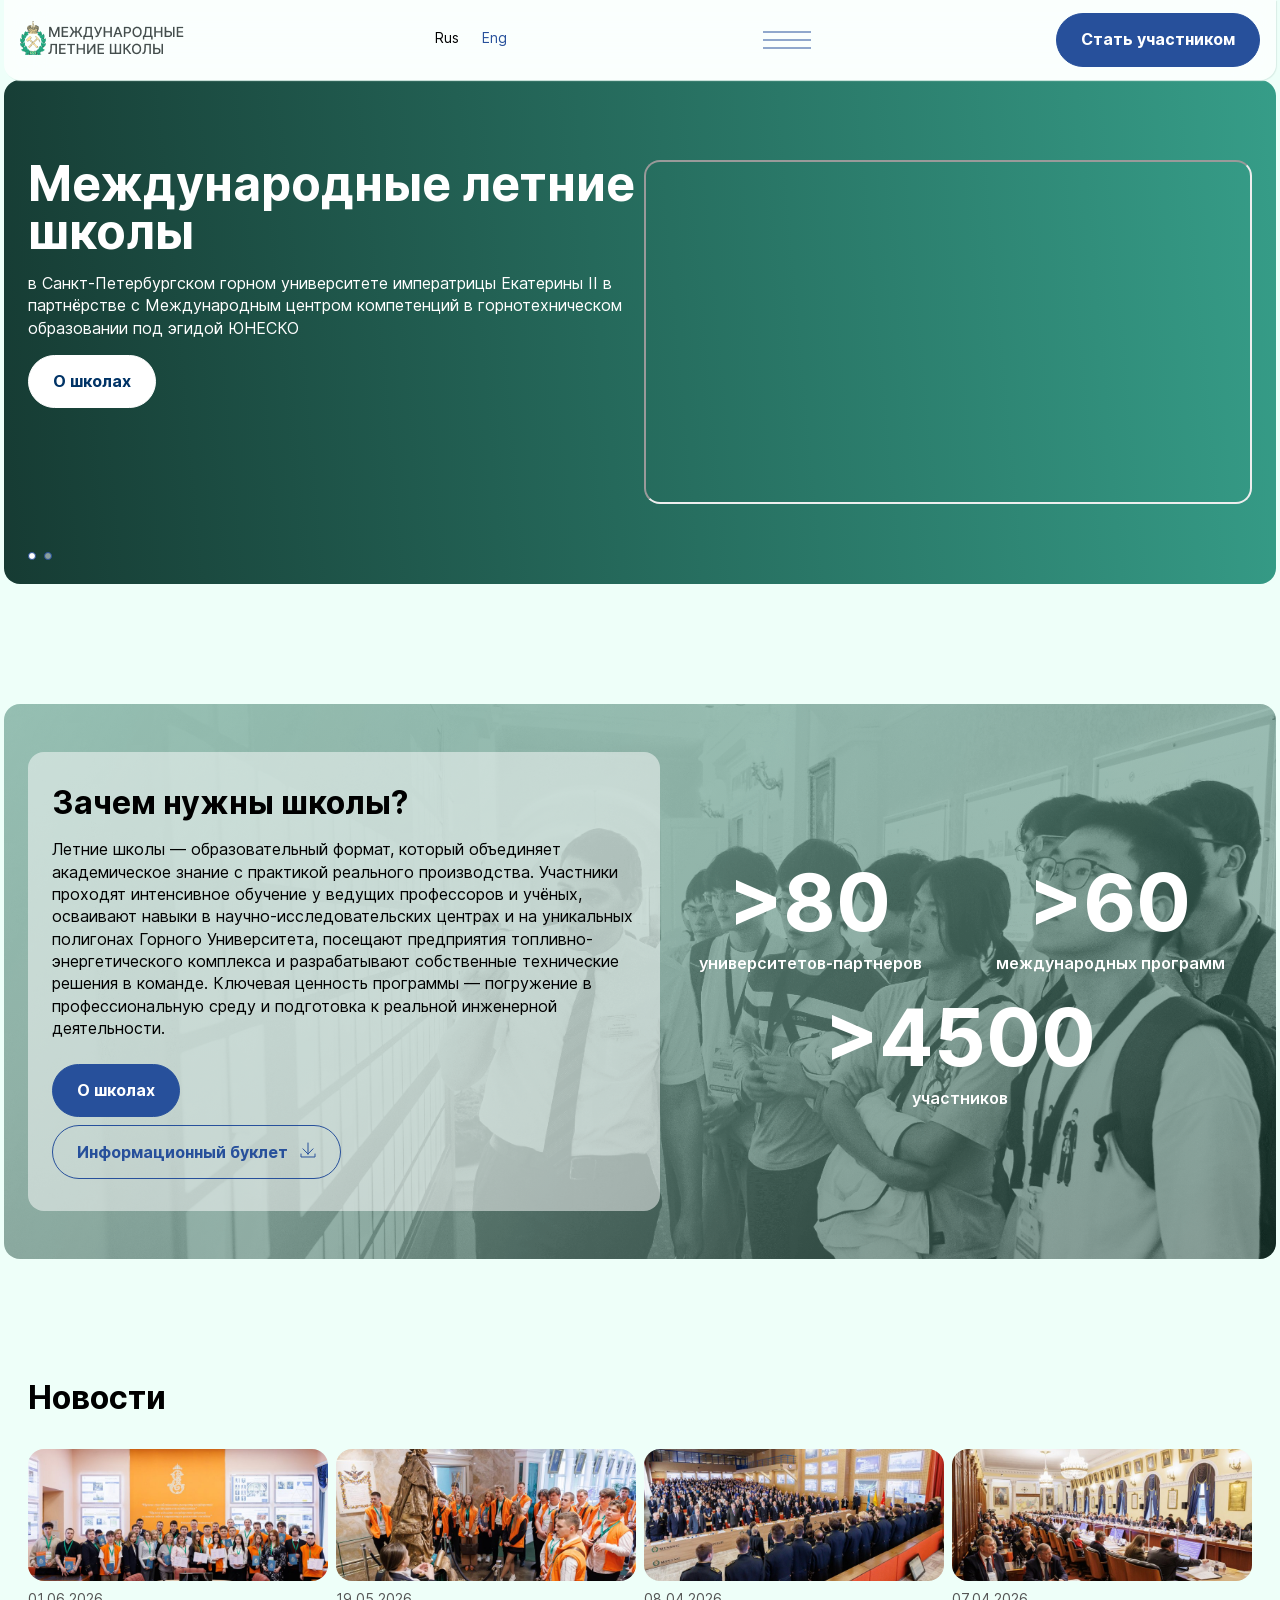
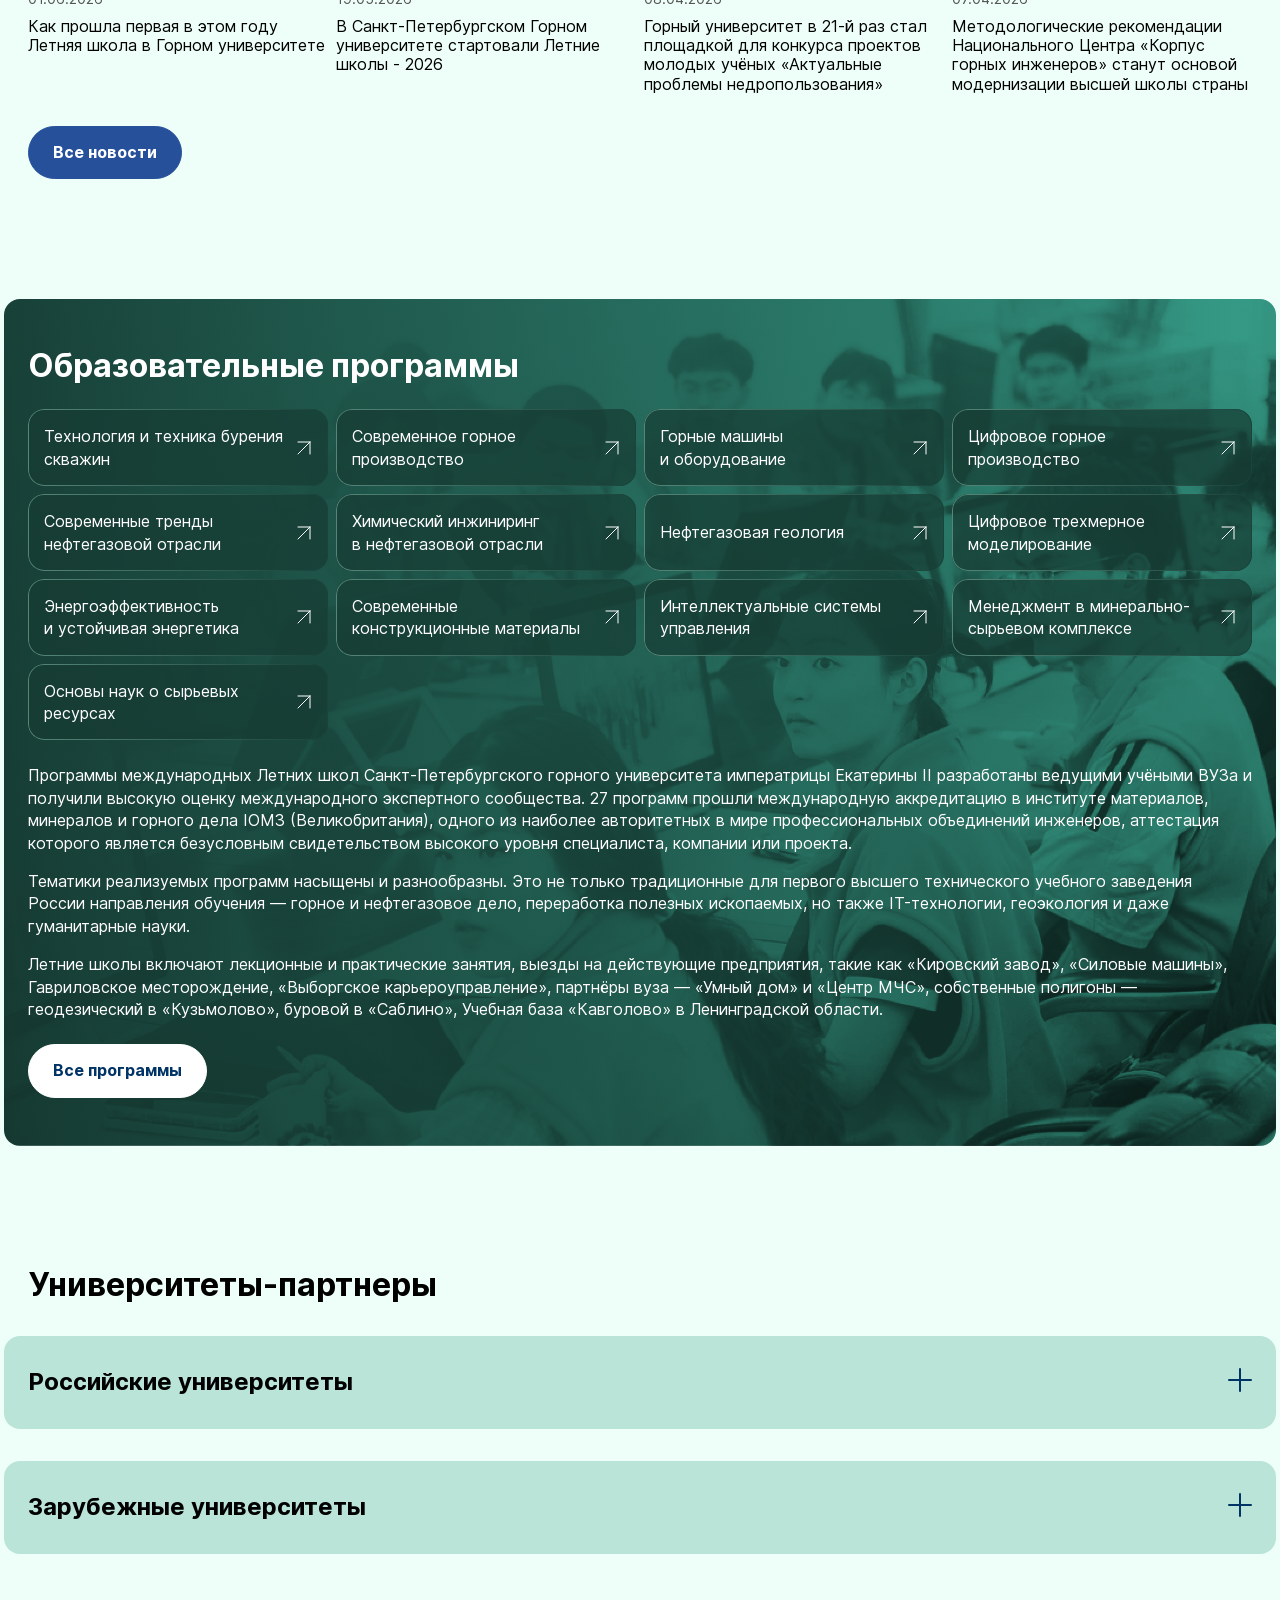
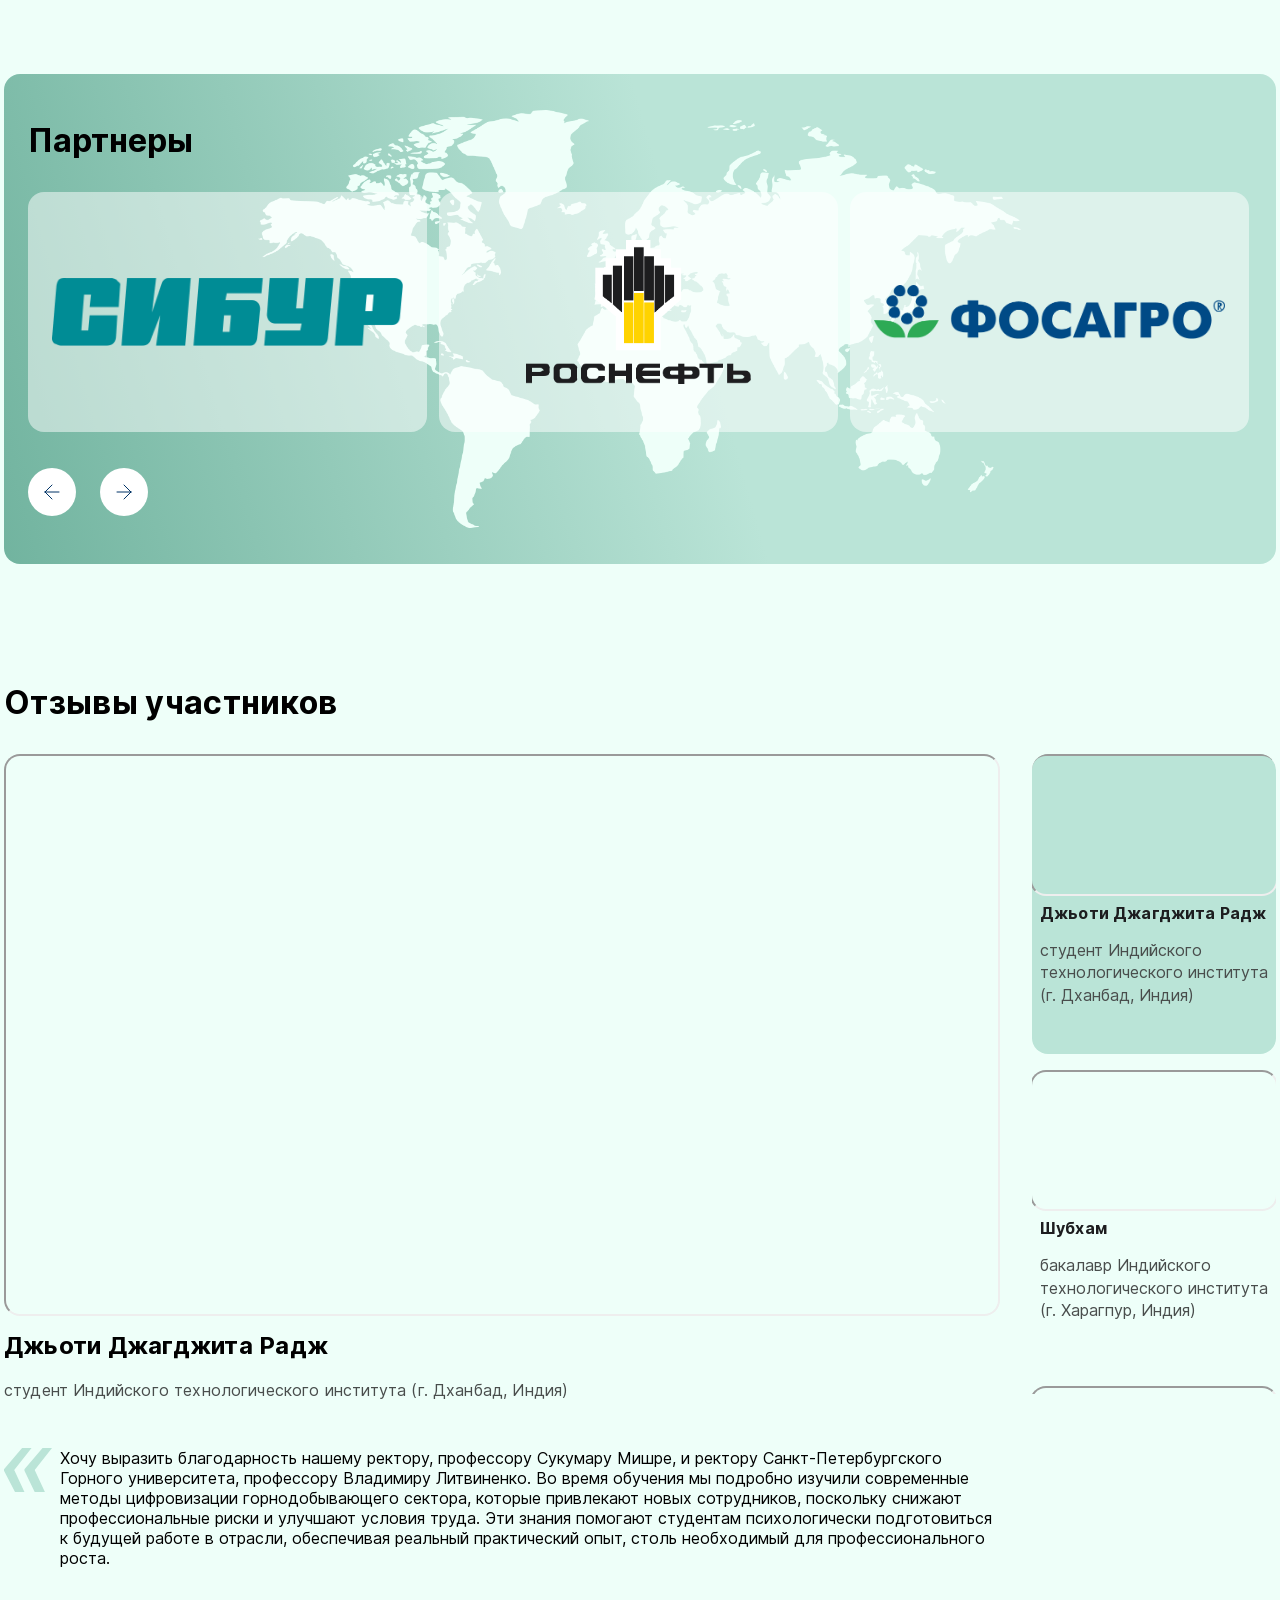
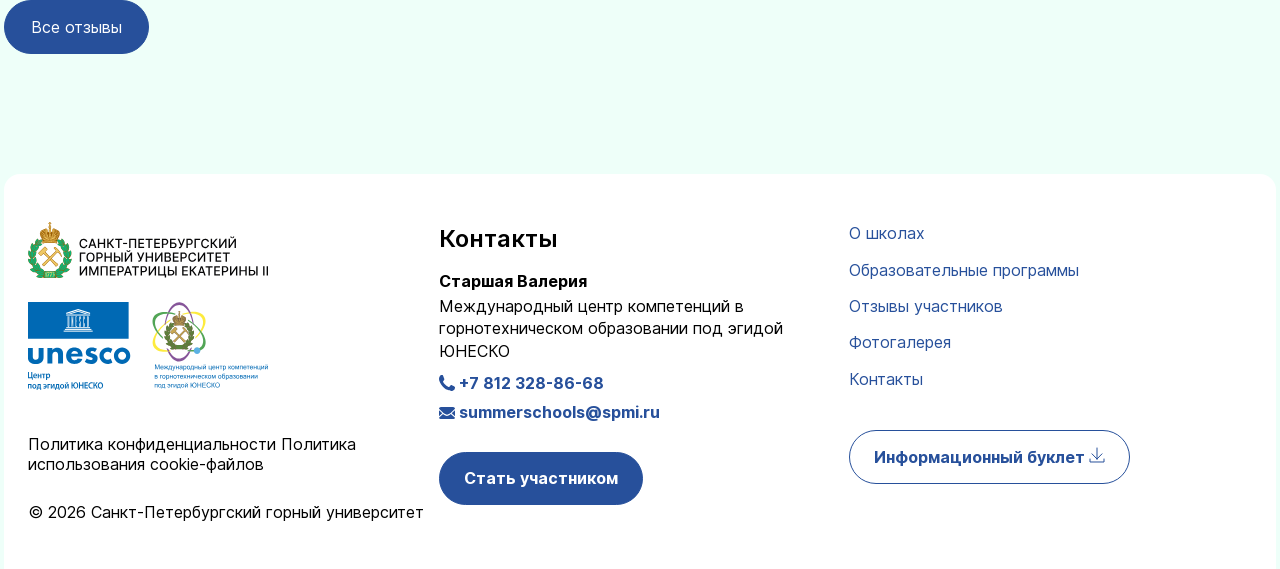
<file: sumschool/index.html>
<!DOCTYPE html>
<html lang="ru">
  <head>
    <meta charset="UTF-8">
    <meta name="Generator" content="Drupal 9 (https://www.drupal.org)">
    <meta name="MobileOptimized" content="width">
    <meta name="HandheldFriendly" content="true">
    <meta name="viewport" content="width=device-width, initial-scale=1.0">
    <link rel="icon" href="./assets/favicon.ico" type="image/vnd.microsoft.icon">
    <title>Добро пожаловать! | Международные летние школы</title>
    <link rel="stylesheet" media="all" href="./css/main.css" />
    <link rel="stylesheet" media="all" href="./css/keen-slider.min.css" />
  </head>

  <body>

    <a href="#main-content" class="visually-hidden focusable" style="display: none;">Перейти к основному содержанию</a>

    <div class="dialog-off-canvas-main-canvas" data-off-canvas-main-canvas>
      <div class="header-container">
        <div class="header-branding">
          <a href="#" rel="home" class="logo">
            <img src="./assets/logo_0.png" alt="Главная">
          </a>
        </div>

        <nav class="nav-links" aria-label="Основная навигация">
          <a href="#" data-drupal-link-system-path="node/44">О школах</a>
          <a href="#" data-drupal-link-system-path="programs">Программы</a>
          <a href="#" data-drupal-link-system-path="reviews">Отзывы</a>
          <a href="#" data-drupal-link-system-path="&lt;front&gt;" class="is-active">Университеты-партнеры</a>
          <a href="#" data-drupal-link-system-path="gallery">Фотогалерея</a>
          <a href="#" data-drupal-link-system-path="&lt;front&gt;" class="is-active">Контакты</a>
        </nav>

        <div class="languages">
          <ul>
            <li class="is-active">
              <a href="#" hreflang="ru" class="language-link is-active">Russian</a>
            </li>
            <li class="">
              <a href="#" hreflang="en" class="language-link">English</a>
            </li>
          </ul>
        </div>

        <button class="burger" type="button" aria-label="Открыть меню" aria-controls="mobile-menu" aria-expanded="false" data-icon-open="./assets/burger.svg" data-icon-close="./assets/close.svg">
          <img src="./assets/burger.svg" alt="">
        </button>

        <nav class="burger-menu" id="mobile-menu" aria-hidden="true" aria-label="Mobile navigation">
          <a href="#" data-drupal-link-system-path="node/44">О школах</a>
          <a href="#" data-drupal-link-system-path="programs">Программы</a>
          <a href="#" data-drupal-link-system-path="reviews">Отзывы</a>
          <a href="#" data-drupal-link-system-path="&lt;front&gt;" class="is-active">Университеты-партнеры</a>
          <a href="#" data-drupal-link-system-path="gallery">Фотогалерея</a>
          <a href="#" data-drupal-link-system-path="&lt;front&gt;" class="is-active">Контакты</a>
          <a class="header-button" href="#">Стать участником</a>
        </nav>

        <a class="header-button" href="#">Стать участником</a>
      </div>

      <div id="hero-root">
        <section class="hero-slider-wrapper">
          <div class="hero-stage">
            <div id="hero-slider" class="keen-slider">
              <div class="keen-slider__slide hero-slide">
                <div class="hero-container">
                  <div class="videopreview">
                    <div class="video">
                      <iframe src="https://rutube.ru/play/embed/https://rutube.ru/video/14b0b0c9b83d9a2d41739a105156f598/?skinColor=369D88&autoplay=false" webkitAllowFullScreen="" mozallowfullscreen="" allowFullScreen=""></iframe>
                    </div>
                  </div>
                  <div class="content">
                    <div class="content-main">
                      <div class="content-text">
                        <h1>Международные летние школы</h1>
                        <p>в Санкт-Петербургском горном университете императрицы Екатерины II в партнёрстве с Международным центром компетенций в горнотехническом образовании под эгидой ЮНЕСКО</p>
                      </div>
                      <div class="content-buttons">
                        <a href="#" class="hero-button-filled">О школах</a>
                      </div>
                    </div>
                  </div>
                </div>
              </div>
              <div class="keen-slider__slide hero-slide">
                <div class="hero-container">
                  <div class="videopreview">
                    <div class="video">
                      <img src="./assets/youthafrica.jpg" class="hero-image">
                    </div>
                  </div>
                  <div class="content">
                    <div class="content-main">
                      <div class="content-text">
                        <h1>Российско-Африканский <span style="color: #A8DFFF; font-style: italic;">форум-конкурс молодых учёных</span> под эгидой ЮНЕСКО</h1>
                      </div>
                      <div class="content-buttons">
                        <a href="https://youthafrica.spmi.ru/" class="hero-button-filled">Подробнее о форуме-конкурсе</a>
                      </div>
                    </div>
                  </div>
                </div>
              </div>
            </div>
            <div class="hero-pagination" aria-label="Hero slider pagination">
              <button class="hero-pagination-dot is-active" type="button" aria-label="Перейти к слайду 1"></button>
              <button class="hero-pagination-dot" type="button" aria-label="Перейти к слайду 2"></button>
            </div>
          </div>
        </section>
      </div>

      <div id="why-school-root">
        <section class="container-stats">
          <div class="stats-card">
            <div class="stats-text">
              <h1 class="stats-title">Зачем нужны школы?</h1>
              <p class="stats-description">Летние школы — образовательный формат, который объединяет академическое знание с практикой реального производства. Участники проходят интенсивное обучение у ведущих профессоров и учёных, осваивают навыки в научно-исследовательских центрах и на уникальных полигонах Горного Университета, посещают предприятия топливно-энергетического комплекса и разрабатывают собственные технические решения в команде. Ключевая ценность программы — погружение в профессиональную среду и подготовка к реальной инженерной деятельности.</p>
            </div>
            <div class="stats-buttons">
              <a href="#" class="stats-button-filled">О школах</a>
              <a href="#" class="stats-button-outline">Информационный буклет
                <img src="./assets/download.svg" alt="Download Icon">
              </a>
            </div>
          </div>
          <div class="stats">
            <div class="stats-item">
              <h2 class="stats-item-title">&gt;80</h2>
              <p class="stats-item-description">университетов-партнеров</p>
            </div>
            <div class="stats-item">
              <h2 class="stats-item-title">&gt;60</h2>
              <p class="stats-item-description">международных программ</p>
            </div>
            <div class="stats-item">
              <h2 class="stats-item-title">&gt;4500</h2>
              <p class="stats-item-description">участников</p>
            </div>
          </div>
        </section>
      </div>

      <div id="news-root">
        <div class="views-element-container">
          <section>
            <div class="container-news">
              <h1 class="news-title">Новости</h1>
              <div class="news">

                <a class="news-card-link" href="#" target="_blank" rel="noopener noreferrer">
                  <div class="news-card">
                    <img loading="lazy" src="./assets/news_1.jpg" alt="" />
                    <div class="news-text">
                      <p class="news-date">01.06.2026</p>
                      <p class="news-description">Как прошла первая в этом году Летняя школа в Горном университете</p>
                    </div>
                  </div>
                </a>

                <a class="news-card-link" href="#" target="_blank" rel="noopener noreferrer">
                  <div class="news-card">
                    <img loading="lazy" src="./assets/news_2.jpg" alt="" />
                    <div class="news-text">
                      <p class="news-date">19.05.2026</p>
                      <p class="news-description">В Санкт-Петербургском Горном университете стартовали Летние школы - 2026</p>
                    </div>
                  </div>
                </a>

                <a class="news-card-link" href="#" target="_blank" rel="noopener noreferrer">
                  <div class="news-card">
                    <img loading="lazy" src="./assets/news_3.jpg" alt="" />
                    <div class="news-text">
                      <p class="news-date">08.04.2026</p>
                      <p class="news-description">Горный университет в 21-й раз стал площадкой для конкурса проектов молодых учёных «Актуальные проблемы недропользования»</p>
                    </div>
                  </div>
                </a>

                <a class="news-card-link" href="#" target="_blank" rel="noopener noreferrer">
                  <div class="news-card">
                    <img loading="lazy" src="./assets/news_4.jpg" alt="" />
                    <div class="news-text">
                      <p class="news-date">07.04.2026</p>
                      <p class="news-description">Методологические рекомендации Национального Центра «Корпус горных инженеров» станут основой модернизации высшей школы страны</p>
                    </div>
                  </div>
                </a>

              </div>

              <div class="news-button">
                <a href="https://forpost-sz.ru/" target="_blank" rel="noopener noreferrer">Все новости</a>
              </div>
            </div>
          </section>
        </div>
      </div>

      <div id="parograms-root">
        <section>
          <div class="container-programs">
            <h1 class="programs-title">Образовательные программы</h1>
            <div class="programs">
              <p>
                <a class="program-card" href="#">
                  <span class="program-name">Технология и техника бурения скважин</span>
                </a>
                  <a class="program-card" href="#">
                  <span class="program-name">Современное горное производство</span>
                </a>
                  <a class="program-card" href="#">
                  <span class="program-name">Горные машины и&nbsp;оборудование</span>
                </a>
                  <a class="program-card" href="#">
                  <span class="program-name">Цифровое горное производство</span>
                </a>
                  <a class="program-card" href="#">
                  <span class="program-name">Современные тренды нефтегазовой отрасли</span>
                </a>
                  <a class="program-card" href="#">
                  <span class="program-name">Химический инжиниринг в&nbsp;нефтегазовой отрасли</span>
                </a>
                  <a class="program-card" href="#">
                  <span class="program-name">Нефтегазовая геология</span>
                </a>
                  <a class="program-card" href="#">
                  <span class="program-name">Цифровое трехмерное моделирование</span>
                </a>
                  <a class="program-card" href="#">
                  <span class="program-name">Энергоэффективность и&nbsp;устойчивая энергетика</span>
                </a>
                  <a class="program-card" href="#">
                  <span class="program-name">Современные конструкционные материалы</span>
                </a>
                  <a class="program-card" href="#">
                  <span class="program-name">Интеллектуальные системы управления</span>
                </a>
                  <a class="program-card" href="#">
                  <span class="program-name">Менеджмент в&nbsp;минерально-сырьевом комплексе</span>
                </a>
                  <a class="program-card" href="#">
                  <span class="program-name">Основы наук о&nbsp;сырьевых ресурсах</span>
                </a>
              </p>
            </div>
            <div class="programs-description">
              <p>Программы международных Летних школ Санкт-Петербургского горного университета императрицы Екатерины II разработаны ведущими учёными ВУЗа и получили высокую оценку международного экспертного сообщества. 27 программ прошли международную аккредитацию в институте материалов, минералов и горного дела IOM3 (Великобритания), одного из наиболее авторитетных в мире профессиональных объединений инженеров, аттестация которого является безусловным свидетельством высокого уровня специалиста, компании или проекта.</p><p>Тематики реализуемых программ насыщены и разнообразны. Это не только традиционные для первого высшего технического учебного заведения России направления обучения — горное и нефтегазовое дело, переработка полезных ископаемых, но также IT-технологии, геоэкология и даже гуманитарные науки.</p><p>Летние школы включают лекционные и практические занятия, выезды на действующие предприятия, такие как «Кировский завод», «Силовые машины», Гавриловское месторождение, «Выборгское карьероуправление», партнёры вуза — «Умный дом» и «Центр МЧС», собственные полигоны — геодезический в «Кузьмолово», буровой в «Саблино», Учебная база «Кавголово» в Ленинградской области.</p>
            </div>
            <a href="#" class="programs-button">Все программы</a>
          </div>
        </section>
      </div>

      <div id="university-root">
        <section>
          <div class="container-university">
            <h1 class="university-title">Университеты-партнеры</h1>

            <div class="university-container">
              <div class="university-header" onclick="toggleUniversitySection(this)" aria-expanded="false">
                <div class="university-section-title">
                  <div>Российские университеты</div>
                </div>
                <img src="./assets/plus.svg" alt="" class="university-plus" width="24" height="24">
              </div>
              <div class="university-accordion">
                <div class="university-cards">
                  <div class="university-card">
                    <img src="./assets/dfb79aef3feaedbf7d75500cb4d6b91626641dc9.png" alt="Университет 1" class="university-logo">
                    <div class="university-info">
                      <a href="#" target="_blank" class="university-name">Высшая школа нефти – Альметьевский государственный нефтяной институт</a>
                    </div>
                  </div>
                  <div class="university-card">
                    <img src="./assets/7f939f31033cbc1a349492bcbaf79a0f779c8765.png" alt="Университет 2" class="university-logo">
                    <div class="university-info">
                      <a href="#" target="_blank" class="university-name">Астраханский государственный архитектурно-строительный университет</a>
                    </div>
                  </div>
                  <div class="university-card">
                    <img src="./assets/9dc8c39b459d6c61877920444297879a9bb16a8d.png" alt="Университет 3" class="university-logo">
                    <div class="university-info">
                      <a href="#" target="_blank" class="university-name">Башкирский государственный университет</a>
                    </div>
                  </div>
                  <div class="university-card">
                    <img src="./assets/535533dc27313c8bc478fb5f9489e7c815550fb5.png" alt="Университет 4" class="university-logo">
                    <div class="university-info">
                      <a href="#" target="_blank" class="university-name">Белгородский государственный технологический университет им. В.Г.Шухова</a>
                    </div>
                  </div>
                  <div class="university-card">
                    <img src="./assets/79e98aa07e546ca83e1e5d2c37d01c83bda4f0a8.png" alt="Университет 4" class="university-logo">
                    <div class="university-info">
                      <a href="#" target="_blank" class="university-name">Воронежский государственный университет</a>
                    </div>
                  </div>
                  <div class="university-card">
                    <img src="./assets/084e1e2b928a43805853270561a30dd890b91127.png" alt="Университет 5" class="university-logo">
                    <div class="university-info">
                      <a href="#" target="_blank" class="university-name">Грозненский государственный нефтяной технический университет им. академика М.Д…</a>
                    </div>
                  </div>
                  <div class="university-card">
                    <img src="./assets/f4bb781d52dab89233f8723da3286b78929bbe6d.png" alt="ДГТУ" class="university-logo">
                    <div class="university-info">
                      <a href="#" target="_blank" class="university-name">Дагестанский государственный технический университет</a>
                    </div>
                  </div>
                  <div class="university-card">
                    <img src="./assets/9802236fecdc7e26a8590e0bbafa5bab1ab7db8f.png" alt="ДонГТУ" class="university-logo">
                    <div class="university-info">
                      <a href="#" target="_blank" class="university-name">Донской государственный технический университет</a>
                    </div>
                  </div>
                  <div class="university-card">
                    <img src="./assets/45eb87a58c30d8adfff82a5d6e3c5ff6e81df039.png" alt="ИГХТУ" class="university-logo">
                    <div class="university-info">
                      <a href="#" target="_blank" class="university-name">Ивановский государственный химико-технологический университет</a>
                    </div>
                  </div>
                  <div class="university-card">
                    <img src="./assets/63698b6c36ba36a5f2f2334ae1c053835072fc4a.png" alt="КФУ" class="university-logo">
                    <div class="university-info">
                      <a href="#" target="_blank" class="university-name">Казанский (Приволжский) федеральный университет</a>
                    </div>
                  </div>
                  <div class="university-card">
                    <img src="./assets/14ddc1ee6a7ae5ec435d5f72e1ea0d46dab44ad7.png" alt="КГЭУ" class="university-logo">
                    <div class="university-info">
                      <a href="#" target="_blank" class="university-name">Казанский государственный энергетический университет</a>
                    </div>
                  </div>
                  <div class="university-card">
                    <img src="./assets/image%20752.png" alt="КНИТУ" class="university-logo">
                    <div class="university-info">
                      <a href="#" target="_blank" class="university-name">Казанский национальный исследовательский технологический университет</a>
                    </div>
                  </div>
                  <div class="university-card">
                    <img src="./assets/ed29f83836c6fd8a628199035da439e18ceb241f.png" alt="КГТУ" class="university-logo">
                    <div class="university-info">
                      <a href="#" target="_blank" class="university-name">Кузбасский государственный технический университет им. Т.Ф.Горбачева</a>
                    </div>
                  </div>
                  <div class="university-card">
                    <img src="./assets/a33a60735cfbbb8ea0c11487b3916a5b087edb6d.png" alt="МГРИ" class="university-logo">
                    <div class="university-info">
                      <a href="#" target="_blank" class="university-name">МГРИ РГГРУ им. Серго Орджоникидзе</a>
                    </div>
                  </div>
                  <div class="university-card">
                    <img src="./assets/dd89bd542a6215f899f27c0c531d7aeebcd11c17.png" alt="МИСИС" class="university-logo">
                    <div class="university-info">
                      <a href="#" target="_blank" class="university-name">Национальный исследовательский технологический университет «МИСиС»</a>
                    </div>
                  </div>
                  <div class="university-card">
                    <img src="./assets/e7df43bcc4b377f63ee0a0debbbe80b7c877527e.png" alt="ТПУ" class="university-logo">
                    <div class="university-info">
                      <a href="#" target="_blank" class="university-name">Национальный исследовательский Томский политехнический университет</a>
                    </div>
                  </div>
                  <div class="university-card">
                    <img src="./assets/image%20755.png" alt="РГУ" class="university-logo">
                    <div class="university-info">
                      <a href="#" target="_blank" class="university-name">РГУ нефти и газа (НИУ) им. И.М. Губкина</a>
                    </div>
                  </div>
                  <div class="university-card">
                    <img src="./assets/image%20756.png" alt="СГТУ" class="university-logo">
                    <div class="university-info">
                      <a href="#" target="_blank" class="university-name">Самарский государственный технический университет</a>
                    </div>
                  </div>
                  <div class="university-card">
                    <img src="./assets/581555780c52f359bf36ad773a33100c0d6ef693.png" alt="ССТУ" class="university-logo">
                    <div class="university-info">
                      <a href="#" target="_blank" class="university-name">Саратовский государственный технический университет&nbsp;им. Гагарина&nbsp;Ю.А.</a>
                    </div>
                  </div>
                  <div class="university-card">
                    <img src="./assets/10ce2c9a6da729dcf45ec1e971912627382659e4.png" alt="НАРФУ" class="university-logo">
                    <div class="university-info">
                      <a href="#" target="_blank" class="university-name">Северный (Арктический) федеральный университет им. М.В.Ломоносова</a>
                    </div>
                  </div>
                  <div class="university-card">
                    <img src="./assets/ae40c6cbe29dbfd49d0509558aa1d31c031652c4.png" alt="СУРГУ" class="university-logo">
                    <div class="university-info">
                      <a href="#" target="_blank" class="university-name">Сургутский государственный университет</a>
                    </div>
                  </div>
                  <div class="university-card">
                    <img src="./assets/00ed75b264202827fd614c10f8f13b00d639b69f.png" alt="ТГУ" class="university-logo">
                    <div class="university-info">
                      <a href="#" target="_blank" class="university-name">Тюменский государственный университет</a>
                    </div>
                  </div>
                  <div class="university-card">
                    <img src="./assets/0c449bb7174c21186ce1eaa68c396090f20bb4bd.png" alt="ТИУ" class="university-logo">
                    <div class="university-info">
                      <a href="#" target="_blank" class="university-name">Тюменский индустриальный университет</a>
                    </div>
                  </div>
                  <div class="university-card">
                    <img src="./assets/8a9c72f3a93303f75a98f20e7c4ec188890c6e98.png" alt="УГГУ" class="university-logo">
                    <div class="university-info">
                      <a href="#" target="_blank" class="university-name">Уральский государственный горный университет</a>
                    </div>
                  </div>
                  <div class="university-card">
                    <img src="./assets/4a6edbed36f8a1ff41d1f347a1475bc7fb995b81.png" alt="УГАТУ" class="university-logo">
                    <div class="university-info">
                      <a href="#" target="_blank" class="university-name">Уфимский государственный авиационный технический университет</a>
                    </div>
                  </div>
                  <div class="university-card">
                    <img src="./assets/5a8a577cd2150481c73211c1f601e9bd76d03cb9.png" alt="УГНТУ" class="university-logo">
                    <div class="university-info">
                      <a href="#" target="_blank" class="university-name">Уфимский государственный нефтяной технический университет</a>
                    </div>
                  </div>
                  <div class="university-card">
                    <img src="./assets/d54c3867d0c324e0972d49f85047c9357dddf0eb.png" alt="УГТУ" class="university-logo">
                    <div class="university-info">
                      <a href="#" target="_blank" class="university-name">Ухтинский государственный технический университет</a>
                    </div>
                  </div>
                  <div class="university-card">
                    <img src="./assets/39a607f20f4505a8ab70195472f228e47b33e3cd.png" alt="ЮГУ" class="university-logo">
                    <div class="university-info">
                      <a href="#" target="_blank" class="university-name">Югорский государственный университет</a>
                    </div>
                  </div>
                  <div class="university-card">
                    <img src="./assets/ade851c1a5bd0f6f4d9ee7626cacf62e805b51d2.png" alt="ЮЗГУ" class="university-logo">
                    <div class="university-info">
                      <a href="#" target="_blank" class="university-name">Юго-Западный государственный университет</a>
                    </div>
                  </div>
                  <button type="button" class="university-toggle-button" onclick="buttonRollUp(this)">
                    Свернуть описание
                    <img src="./assets/minus.svg" alt="" class="minus-icon" width="24" height="24">
                  </button>
                </div>
              </div>
            </div>

            <div class="university-container">
              <div class="university-header" onclick="toggleUniversitySection(this)" aria-expanded="false">
                <div class="university-section-title">
                  <div>Зарубежные университеты</div>
                </div>
                <img src="./assets/plus.svg" alt="" class="university-plus" width="24" height="24">
              </div>
              <div class="university-accordion">
                <div class="university-cards">
                  <div class="university-card">
                    <img src="./assets/bntu.png" alt="БНТУ" class="university-logo">
                    <div class="university-info">
                      <a href="#" target="_blank" class="university-name">Белорусский национальный технический университет</a>
                      <p class="university-country">(Белоруссия)</p>
                    </div>
                  </div>
                  <div class="university-card">
                    <img src="./assets/bolonskiy.png" alt="БУ" class="university-logo">
                    <div class="university-info">
                      <a href="#" target="_blank" class="university-name">Болонский университет</a>
                      <p class="university-country">(Италия)</p>
                    </div>
                  </div>
                  <div class="university-card">
                    <img src="./assets/ggtu.png" alt="ГГТУ" class="university-logo">
                    <div class="university-info">
                      <a href="#" target="_blank" class="university-name">Гомельский государственный технический университет&nbsp;им.&nbsp;П.О.&nbsp;Сухого</a>
                      <p class="university-country">(Белоруссия)</p>
                    </div>
                  </div>
                  <div class="university-card">
                    <img src="./assets/597d4204c0c50c6f3f2b1a7376a215282164ebd8.png" alt="ШИ" class="university-logo">
                    <div class="university-info">
                      <a href="#" target="_blank" class="university-name">Ширазский университет</a>
                      <p class="university-country">(Иран)</p>
                    </div>
                  </div>
                  <div class="university-card">
                    <img src="./assets/zagrebskiy.png" alt="Загребский" class="university-logo">
                    <div class="university-info">
                      <a href="#" target="_blank" class="university-name">Загребский университет</a>
                      <p class="university-country">(Хорватия)</p>
                    </div>
                  </div>
                  <div class="university-card">
                    <img src="./assets/stu.png" alt="СТУ" class="university-logo">
                    <div class="university-info">
                      <a href="#" target="_blank" class="university-name">Карагандинский технический университет</a>
                      <p class="university-country">(Казахстан)</p>
                    </div>
                  </div>
                  <div class="university-card">
                    <img src="./assets/agh.png" alt="АГХ" class="university-logo">
                    <div class="university-info">
                      <a href="#" target="_blank" class="university-name">Краковская горно-металлургическая академия</a>
                      <p class="university-country">(Польша)</p>
                    </div>
                  </div>
                  <div class="university-card">
                    <img src="./assets/livanskiy.png" alt="ЛИУ" class="university-logo">
                    <div class="university-info">
                      <a href="#" target="_blank" class="university-name">Ливанский международный университет</a>
                      <p class="university-country">(Ливан)</p>
                    </div>
                  </div>
                  <div class="university-card">
                    <img src="./assets/armenia.png" alt="НПУА" class="university-logo">
                    <div class="university-info">
                      <a href="#" target="_blank" class="university-name">Национальный политехнический университет Армении</a>
                      <p class="university-country">(Армения)</p>
                    </div>
                  </div>
                  <div class="university-card">
                    <img src="./assets/polotskiy.png" alt="ПГУ" class="university-logo">
                    <div class="university-info">
                      <a href="#" target="_blank" class="university-name">Полоцкий государственный университет</a>
                      <p class="university-country">(Белоруссия)</p>
                    </div>
                  </div>
                  <div class="university-card">
                    <img src="./assets/tut.png" alt="ТУТ" class="university-logo">
                    <div class="university-info">
                      <a href="#" target="_blank" class="university-name">Тайюаньский технологический университет</a>
                      <p class="university-country">(Китай)</p>
                    </div>
                  </div>
                  <div class="university-card">
                    <img src="./assets/lut.png" alt="ТУЛ" class="university-logo">
                    <div class="university-info">
                      <a href="#" target="_blank" class="university-name">Технологический университет Ланьчжоу</a>
                      <p class="university-country">(Китай)</p>
                    </div>
                  </div>
                  <div class="university-card">
                    <img src="./assets/image%20679.png" alt="Фрейбергскаягорная академия" class="university-logo">
                    <div class="university-info">
                      <a href="#" target="_blank" class="university-name">ТУ&nbsp;«Фрайбергская горная академия» </a>
                      <p class="university-country">(Германия)</p>
                    </div>
                  </div>
                  <div class="university-card">
                    <img src="./assets/af3bd2f182bff8e59c5f56dd0dbc4b7c4d70079a.png" alt="ХУГДиГ" class="university-logo">
                    <div class="university-info">
                      <a href="#" target="_blank" class="university-name">Ханойский университет горного дела и геологии</a>
                      <p class="university-country">(Вьетнам)</p>
                    </div>
                  </div>
                  <div class="university-card">
                    <img src="./assets/e3fe9c4c73b0265084f604072b20d6533c735863.png" alt="КУГДиТ" class="university-logo">
                    <div class="university-info">
                      <a href="#" target="_blank" class="university-name">Китайский университет горного дела и&nbsp;технологий</a>
                      <p class="university-country">(Китай)</p>
                    </div>
                  </div>
                  <div class="university-card">
                    <img src="./assets/833ab341d3cda0c01e2974057c04fb5332e5b702.png" alt="КНУ" class="university-logo">
                    <div class="university-info">
                      <a href="#" target="_blank" class="university-name">Китайский нефтяной университет</a>
                      <p class="university-country">(Китай)</p>
                    </div>
                  </div>
                  <div class="university-card">
                    <img src="./assets/1b2a66fc2232aa92d4dcf8bcfdb388dac132ce7b.png" alt="АНиТ" class="university-logo">
                    <div class="university-info">
                      <a href="#" target="_blank" class="university-name">Аньхойский университет науки и&nbsp;технологий</a>
                      <p class="university-country">(Китай)</p>
                    </div>
                  </div>
                  <div class="university-card">
                    <img src="./assets/f371bbe847a0baa5f0d9302f9c4b0bd1cd8fc5d9.png" alt="ИТИ" class="university-logo">
                    <div class="university-info">
                      <a href="#" target="_blank" class="university-name">Индийский технологический институт</a>
                      <p class="university-country">(Индия)</p>
                    </div>
                  </div>
                  <div class="university-card">
                    <img src="./assets/d6fb357be410b0a44f9d543b46940aa381af75c8.png" alt="ВУСА" class="university-logo">
                    <div class="university-info">
                      <a href="#" target="_blank" class="university-name">Высший университет Сан-Андреса </a>
                      <p class="university-country">(Боливия)</p>
                    </div>
                  </div>
                  <div class="university-card">
                    <img src="./assets/b6d206831a0ab2d0bef198023e115879050c3b84.png" alt="УШМЖ" class="university-logo">
                    <div class="university-info">
                      <a href="#" target="_blank" class="university-name">Университет штата Минас-Жерайс</a>
                      <p class="university-country">(Бразилия)</p>
                    </div>
                  </div>
                  <div class="university-card">
                    <img src="./assets/fd16c0f9c2150ab815c4bd6331b2aae7509b4829.png" alt="УШБ" class="university-logo">
                    <div class="university-info">
                      <a href="#" target="_blank" class="university-name">Университет Шахида Бехешти</a>
                      <p class="university-country">(Иран)</p>
                    </div>
                  </div>
                  <button type="button" class="university-toggle-button" onclick="buttonRollUp(this)">
                    Свернуть описание
                    <img src="./assets/minus.svg" alt="" class="minus-icon" width="24" height="24">
                  </button>
                </div>
              </div>
            </div>
          </div>
        </section>
      </div>

      <div id="partners-root">
        <section>
          <div class="container-partners">
            <h1 class="partners-title">Партнеры</h1>
            <div class="partners-stage">
              <div id="partners-slider" class="partners-slider keen-slider">

                <div class="partners-slide keen-slider__slide">
                  <div class="partner-item">
                    <a href="#" target="_blank" rel="noopener noreferrer" class="partner-logo">
                      <img src="./assets/Sibur_Holding_Logo%202%20%281%29.png" alt="Partner Logo" class="partner-logo">
                    </a>
                  </div>
                </div>
                <div class="partners-slide keen-slider__slide">
                  <div class="partner-item">
                    <a href="" target="_blank" rel="noopener noreferrer" class="partner-logo">
                      <img src="./assets/rosneft.png" alt="Partner Logo" class="partner-logo">
                    </a>
                  </div>
                </div>
                <div class="partners-slide keen-slider__slide">
                  <div class="partner-item">
                    <a href="" target="_blank" rel="noopener noreferrer" class="partner-logo">
                      <img src="./assets/Group%20661.png" alt="Partner Logo" class="partner-logo">
                    </a>
                  </div>
                </div>
                <div class="partners-slide keen-slider__slide">
                  <div class="partner-item">
                    <a href="" target="_blank" rel="noopener noreferrer" class="partner-logo">
                      <img src="./assets/image%20661.png" alt="Partner Logo" class="partner-logo">
                    </a>
                  </div>
                </div>
                <div class="partners-slide keen-slider__slide">
                  <div class="partner-item">
                    <a href="" target="_blank" rel="noopener noreferrer" class="partner-logo">
                      <img src="./assets/76d39661030c3604dc4c65a7658900941360d09a.png" alt="Partner Logo" class="partner-logo">
                    </a>
                  </div>
                </div>
                <div class="partners-slide keen-slider__slide">
                  <div class="partner-item">
                    <a href="" target="_blank" rel="noopener noreferrer" class="partner-logo">
                      <img src="./assets/logo_rus%20%281%29%202%202.png" alt="Partner Logo" class="partner-logo">
                    </a>
                  </div>
                </div>
                <div class="partners-slide keen-slider__slide">
                  <div class="partner-item">
                    <a href="" target="_blank" rel="noopener noreferrer" class="partner-logo">
                      <img src="./assets/log_n%201.png" alt="Partner Logo" class="partner-logo">
                    </a>
                  </div>
                </div>
                <div class="partners-slide keen-slider__slide">
                  <div class="partner-item">
                    <a href="" target="_blank" rel="noopener noreferrer" class="partner-logo">
                      <img src="./assets/logo_35_%201.png" alt="Partner Logo" class="partner-logo">
                    </a>
                  </div>
                </div>
                <div class="partners-slide keen-slider__slide">
                  <div class="partner-item">
                    <a href="" target="_blank" rel="noopener noreferrer" class="partner-logo">
                      <img src="./assets/8e8bf9579c2f0ea95d38c20065ec163d%202.png" alt="Partner Logo" class="partner-logo">
                    </a>
                  </div>
                </div>
                <div class="partners-slide keen-slider__slide">
                  <div class="partner-item">
                    <a href="" target="_blank" rel="noopener noreferrer" class="partner-logo">
                      <img src="./assets/logo-red-black%201.png" alt="Partner Logo" class="partner-logo">
                    </a>
                  </div>
                </div>
                <div class="partners-slide keen-slider__slide">
                  <div class="partner-item">
                    <a href="" target="_blank" rel="noopener noreferrer" class="partner-logo">
                      <img src="./assets/NOVYY-LOTOTIP_%201%201.png" alt="Partner Logo" class="partner-logo">
                    </a>
                  </div>
                </div>
                <div class="partners-slide keen-slider__slide">
                  <div class="partner-item">
                    <a href="" target="_blank" rel="noopener noreferrer" class="partner-logo">
                      <img src="./assets/logo-v2%201%201.png" alt="Partner Logo" class="partner-logo">
                    </a>
                  </div>
                </div>
                <div class="partners-slide keen-slider__slide">
                  <div class="partner-item">
                    <a href="" target="_blank" rel="noopener noreferrer" class="partner-logo">
                      <img src="./assets/s9nhjl3nqvvtk6a1oiapy9bdi3wcl7wg%201.png" alt="Partner Logo" class="partner-logo">
                    </a>
                  </div>
                </div>
                <div class="partners-slide keen-slider__slide">
                  <div class="partner-item">
                    <a href="" target="_blank" rel="noopener noreferrer" class="partner-logo">
                      <img src="./assets/image%20765.png" alt="Partner Logo" class="partner-logo">
                    </a>
                  </div>
                </div>
                <div class="partners-slide keen-slider__slide">
                  <div class="partner-item">
                    <a href="" target="_blank" rel="noopener noreferrer" class="partner-logo">
                      <img src="./assets/image%20767.png" alt="Partner Logo" class="partner-logo">
                    </a>
                  </div>
                </div>
                <div class="partners-slide keen-slider__slide">
                  <div class="partner-item">
                    <a href="" target="_blank" rel="noopener noreferrer" class="partner-logo">
                      <img src="./assets/%D0%A4%D0%B8%D1%80%D0%BC%D0%B5%D0%BD%D0%BD%D1%8B%D0%B9%20%D0%B1%D0%BB%D0%BE%D0%BA_%D0%A0%D0%BE%D1%81%D1%81%D0%B5%D1%82%D0%B8_%D1%80%D1%83%D1%81%201.png" alt="Partner Logo" class="partner-logo">
                    </a>
                  </div>
                </div>
                <div class="partners-slide keen-slider__slide">
                  <div class="partner-item">
                    <a href="" target="_blank" rel="noopener noreferrer" class="partner-logo">
                      <img src="./assets/image%20768.png" alt="Partner Logo" class="partner-logo">
                    </a>
                  </div>
                </div>
                <div class="partners-slide keen-slider__slide">
                  <div class="partner-item">
                    <a href="" target="_blank" rel="noopener noreferrer" class="partner-logo">
                      <img src="./assets/image%20769.png" alt="Partner Logo" class="partner-logo">
                    </a>
                  </div>
                </div>
                <div class="partners-slide keen-slider__slide">
                  <div class="partner-item">
                    <a href="" target="_blank" rel="noopener noreferrer" class="partner-logo">
                      <img src="./assets/logo_main%201%201.png" alt="Partner Logo" class="partner-logo">
                    </a>
                  </div>
                </div>
              </div>
            </div>
            <div class="partners-pagination" aria-label="Навигация по слайдеру партнёров">
              <button class="partners-arrow partners-arrow-prev" type="button" aria-label="Предыдущий партнёр">
                <img src="./assets/partner-arrow.svg" alt="" class="partners-arrow-icon" aria-hidden="true">
              </button>
              <button class="partners-arrow partners-arrow-next" type="button" aria-label="Следующий партнёр">
                <img src="./assets/partner-arrow.svg" alt="" class="partners-arrow-icon" aria-hidden="true">
              </button>
            </div>
          </div>
        </section>
      </div>

      <div id="reviews-root">
        <div class="views-element-container">
          <section>
            <div class="reviews-container-main">
              <h1 class="reviews-title">Отзывы участников</h1>
              <div class="reviews-container-review">
                <div class="video">
                  <iframe src="https://rutube.ru/play/embed/533d79d07304c73cea1d0ab313880050/?skinColor=369D88&autoplay=false" webkitAllowFullScreen="" mozallowfullscreen="" allowFullScreen=""></iframe>
                </div>
                <div class="reviews-container-review-body-text-container">
                  <div class="reviews-container-review-body-text">
                    <div class="reviews-container-review-body-header">
                      <h2 class="reviews-container-review-title">Джьоти Джагджита Радж</h2>
                      <span class="reviews-container-review-text">
                        <p>студент Индийского технологического института (г. Дханбад, Индия)</p>
                      </span>
                    </div>
                    <p class="reviews-container-review-hashtag"></p>
                  </div>
                  <div class="reviews-container-review-body">
                    <img src="./assets/reviews-icon.svg" alt="">
                    <div class="reviews-container-review-body-content">Хочу выразить благодарность нашему ректору, профессору Сукумару Мишре, и ректору Санкт-Петербургского Горного университета, профессору Владимиру Литвиненко. Во время обучения мы подробно изучили современные методы цифровизации горнодобывающего сектора, которые привлекают новых сотрудников, поскольку снижают профессиональные риски и улучшают условия труда. Эти знания помогают студентам психологически подготовиться к будущей работе в отрасли, обеспечивая реальный практический опыт, столь необходимый для профессионального роста.</div>
                  </div>
                </div>
              </div>
              <div class="reviews-container-reviews">
                <div class="reviews-container-reviews-card is-active">
                  <div class="video">
                    <iframe src="https://rutube.ru/play/embed/533d79d07304c73cea1d0ab313880050/?skinColor=369D88&autoplay=false" webkitAllowFullScreen="" mozallowfullscreen="" allowFullScreen=""></iframe>
                  </div>
                  <div class="reviews-container-reviews-card-body">
                    <div class="reviews-container-reviews-card-body-header">
                      <h2 class="reviews-container-reviews-card-title">Джьоти Джагджита Радж</h2>
                      <span class="reviews-container-reviews-card-text">
                        <p>студент Индийского технологического института (г. Дханбад, Индия)</p>
                      </span>
                    </div>
                    <div class="reviews-container-reviews-card-hashtag"></div>
                  </div>
                  <p class="reviews-container-reviews-card-comment" hidden>Хочу выразить благодарность нашему ректору, профессору Сукумару Мишре, и ректору Санкт-Петербургского Горного университета, профессору Владимиру Литвиненко. Во время обучения мы подробно изучили современные методы цифровизации горнодобывающего сектора, которые привлекают новых сотрудников, поскольку снижают профессиональные риски и улучшают условия труда. Эти знания помогают студентам психологически подготовиться к будущей работе в отрасли, обеспечивая реальный практический опыт, столь необходимый для профессионального роста.</p>
                </div>
                <div class="reviews-container-reviews-card">
                  <div class="video">
                    <iframe src="https://rutube.ru/play/embed/0c8ee8949face06b54cf41e9f09a698e/?skinColor=369D88&autoplay=false" webkitAllowFullScreen="" mozallowfullscreen="" allowFullScreen=""></iframe>
                  </div>
                  <div class="reviews-container-reviews-card-body">
                    <div class="reviews-container-reviews-card-body-header">
                      <h2 class="reviews-container-reviews-card-title">Шубхам</h2>
                      <span class="reviews-container-reviews-card-text">
                        <p>бакалавр Индийского технологического института (г. Харагпур, Индия)</p>
                      </span>
                    </div>
                    <div class="reviews-container-reviews-card-hashtag"></div>
                  </div>
                  <p class="reviews-container-reviews-card-comment" hidden>Летняя школа стала для меня прекрасной возможностью получить представление о том, как работает горнодобывающий комплекс и как автоматизация, цифровизация и искусственный интеллект помогают нам в этом секторе. В связи с этим хочу ещё раз поблагодарить мой колледж ИИТ ИСМ Дханбад и Санкт-Петербургский Горный университет за предоставленную возможность.</p>
                </div>
                <div class="reviews-container-reviews-card">
                  <div class="video">
                    <iframe src="https://rutube.ru/play/embed/0dbfaa016bc13cef9b9a303b31824c07/?skinColor=369D88&autoplay=false" webkitAllowFullScreen="" mozallowfullscreen="" allowFullScreen=""></iframe>
                  </div>
                  <div class="reviews-container-reviews-card-body">
                    <div class="reviews-container-reviews-card-body-header">
                      <h2 class="reviews-container-reviews-card-title">Саид Фаиз Реза и Кришна Ашрай</h2>
                      <span class="reviews-container-reviews-card-text">
                        <p>студенты третьего курса факультета машиностроения Индийского технологического института (г. Харагпур, Индия)</p>
                      </span>
                    </div>
                    <div class="reviews-container-reviews-card-hashtag"></div>
                  </div>
                  <p class="reviews-container-reviews-card-comment" hidden>Это был по-настоящему ценный опыт и возможность узнать о машинном обучении и аддитивном производстве, а также о том, как они внедряются во многих промышленных секторах. Я бы рекомендовал эту программу всем своим коллегам.</p>
                </div>
                <div class="reviews-container-reviews-card">
                  <div class="video">
                    <iframe src="https://rutube.ru/play/embed/24692623a4c43c6d1fc56127ce58d186/?skinColor=369D88&autoplay=false" webkitAllowFullScreen="" mozallowfullscreen="" allowFullScreen=""></iframe>
                  </div>
                  <div class="reviews-container-reviews-card-body">
                    <div class="reviews-container-reviews-card-body-header">
                      <h2 class="reviews-container-reviews-card-title">Уличева Мария и Швец Софья</h2>
                      <span class="reviews-container-reviews-card-text">
                        <p>студентки Дипломатической академии МИД России</p>
                      </span>
                    </div>
                    <div class="reviews-container-reviews-card-hashtag"></div>
                  </div>
                  <p class="reviews-container-reviews-card-comment" hidden>Летняя школа — это не только лекции и семинары, но и новые знакомства, мастер-классы и культурная программа. Нас впечатлил масштаб учебного полигона («Саблино»), который мы посетили. И, конечно, гостеприимство университета, отзывчивость и доброта наших преподавателей, а также общая атмосфера.</p>
                </div>
              </div>
              <div class="reviews-button-wrap">
                <div class="reviews-button">
                  <a href="#">Все отзывы</a>
                </div>
              </div>
            </div>
          </section>
        </div>
      </div>

      <div id="footer-root">
        <section>
          <div class="container-footer">
            <div class="footer-left-column">
              <div class="footer-logos">
                <img class="footer-logo-main" src="./assets/footer_logo1.svg" alt="Mining" />
                <div class="footer-logo-unesco">
                  <img class="footer-logo-unesco" src="./assets/footer_logo2.svg" alt="UNESCO" />
                </div>
              </div>
              <div class="footer-bottom">
                <p>
                  <a class="footer-bottom-link" href="https://spmi.ru/politika_pers_dannye">Политика конфиденциальности</a>
                  <a class="footer-bottom-link" href="https://spmi.ru/cookie-files">Политика использования cookie-файлов</a>
                </p>
                <p class="footer-bottom-copy">© 2026 Санкт-Петербургский горный университет</p>
              </div>
            </div>
            <div class="footer-right-column">
              <div class="contacts">
                <div class="contacts-main-info">
                  <div class="contacts-text">
                    <h1 class="contacts-title">Контакты</h1>
                    <div class="contacts-face">
                      <p class="contacts-name">Старшая Валерия</p>
                      <p class="contacts-position">Международный центр компетенций в горнотехническом образовании под эгидой ЮНЕСКО</p>
                    </div>
                  </div>
                  <div class="contacts-info">
                    <div class="contacts-info-phone">
                      <img class="contacts-phone-icon" src="./assets/phone.svg" alt="Phone Icon" />
                      <a class="contacts-phone" href="tel:+78123288668">+7 812 328-86-68</a>
                    </div>
                    <div class="contacts-info-email">
                      <img class="contacts-email-icon" src="./assets/email.svg" alt="Email Icon" />
                      <a class="contacts-email" href="mailto:summerschools@spmi.ru">summerschools@spmi.ru</a>
                    </div>
                  </div>
                </div>
                <p>
                  <button class="contacts-button" type="button">Стать участником</button>
                </p>
              </div>
              <div class="footer-links-main">
                <div class="footer-links">
                  <a class="footer-link" href="#">О школах</a>
                  <a class="footer-link" href="#">Образовательные программы</a>
                  <a class="footer-link" href="#">Отзывы участников</a>
                  <a class="footer-link" href="#">Фотогалерея</a>
                  <a class="footer-link" href="#">Контакты</a>
                </div>
                <p>
                  <button class="footer-links-button" type="button">
                    Информационный буклет
                    <img src="./assets/download.svg" alt="Download Icon" class="footer-links-download" />
                  </button>
                </p>
              </div>
            </div>
          </div>
        </section>
      </div>
    </div>

    <script src="./js/keen-slider.min.js"></script>
    <script src="./js/main.js"></script>
    <script src="./js/burger.js"></script>
    <script src="./js/university-toggle.js"></script>

  </body>

</html>
</file>
<file: sumschool/css/main.css>
/* ============================================================================
   ОБЩИЕ СТИЛИ (используются во всех HTML)
   ============================================================================ */


/* ----------------------------------------------------------------------------
   ШРИФТЫ
   Источник: css/shared/fonts.css
   Подключается во всех HTML
   ---------------------------------------------------------------------------- */

@font-face {
    font-family: 'Inter';
    src: url('fonts/Inter/Inter-Regular.woff2') format('woff2');
    font-weight: 400;
    font-style: normal;
    font-display: swap;
}

@font-face {
    font-family: 'Inter';
    src: url('fonts/Inter/Inter-SemiBold.woff2') format('woff2');
    font-weight: 600;
    font-style: normal;
    font-display: swap;
}

@font-face {
    font-family: 'Inter';
    src: url('fonts/Inter/Inter-Bold.woff2') format('woff2');
    font-weight: 700;
    font-style: normal;
    font-display: swap;
}


/* ----------------------------------------------------------------------------
   БАЗОВЫЕ СТИЛИ (html, body, отступы между секциями)
   Источник: css/shared/base.css
   Подключается во всех HTML
   ---------------------------------------------------------------------------- */

html {
    margin: 0;
    padding: 0 4px;
    background-color: #EEFFF9;
}

body {
    display: flex;
    flex-direction: column;
    margin: 0;
    padding: 0;
    padding-top: 80px;
    font-family: 'Inter';
}

body > * + *,
.dialog-off-canvas-main-canvas > * + * {
    margin-top: 100px;
}

body > .dialog-off-canvas-main-canvas {
    margin-top: 0;
}

.lg-container {
    font-family: 'Inter';
}

#up-root {
    margin-top: 0;
}

@media (min-width: 770px) {
    body > * + *,
    .dialog-off-canvas-main-canvas > * + * {
        margin-top: 120px;
    }

    #up-root {
        margin-top: 0;
    }
}

@media (min-width: 1024px) {
    html {
        padding: 0 4px;
    }
}

@media (min-width: 1400px) {
    html {
        padding: 0 32px;
    }

    body > * + *,
    .dialog-off-canvas-main-canvas > * + * {
        margin-top: 140px;
    }

    #up-root {
        margin-top: 0;
    }
}

@media (min-width: 1920px) {
    html {
        padding: 0 48px;
    }

    body {
        padding-top: 100px;
    }
}


/* ----------------------------------------------------------------------------
   HEADER (шапка, навигация, выпадающие меню, бургер)
   Источник:    css/shared/header.css
   HTML:        html/shared/header.html, html/shared/burger-menu.html
   Контейнер:   #header-root
   ---------------------------------------------------------------------------- */

.header-container {
    display: flex;
    flex-direction: row;
    align-items: center;
    justify-content: space-between;
    gap: 8px;
    padding: 12px;
    position: fixed;
    top: 0;
    left: 4px;
    right: 4px;
    z-index: 100;
    height: 80px;
    box-sizing: border-box;
    isolation: isolate;
    border-bottom-left-radius: 16px;
    border-bottom-right-radius: 16px;
}

.header-container::before {
    content: "";
    position: absolute;
    top: 0;
    left: 0;
    right: 0;
    bottom: 0;
    backdrop-filter: blur(20px);
    background: #FFFFFFB2;
    border-radius: inherit;
    box-shadow: 1px 1px 1px 0px #D9EDE6;
    z-index: 1;
    pointer-events: none;
}

.header-container > :not(.burger-menu) {
    position: relative;
    z-index: 2;
}

#burger-menu-root {
    position: relative;
    z-index: 0;
}

.nav-links {
    display: none;
    flex: 0 1 auto;
    min-width: 0;
    align-items: center;
    justify-content: center;
    flex-wrap: nowrap;
}

.header-branding,
.languages,
.burger,
.header-button {
    flex-shrink: 0;
}

.nav-links > a,
.nav-links > .burger-dropdown {
    display: none;
    flex-shrink: 0;
}

.nav-links a,
.nav-links .burger-dropdown-toggle,
.nav-links .burger-dropdown-label {
    white-space: nowrap;
}

.nav-links a {
    text-decoration: none;
    color: #003366;
    padding: 12px 16px;
    font-weight: 400;
    font-family: 'Inter';
    font-size: 14px;
    line-height: 120%;
    letter-spacing: 0%;
    transition: color 0.2s ease;
}

.nav-links a:hover {
    color: #376BCA;
}

.languages {
    display: flex;
    align-items: center;
}

.languages ul {
    display: flex;
    align-items: center;
    list-style: none;
    margin: 0;
    padding: 0;
}

.languages li {
    margin: 0;
    padding: 0;
}

.languages li a,
.languages .language-button {
    background-color: transparent;
    border: none;
    cursor: pointer;
    padding: 15.5px 11.5px;
    color: #27509B;
    font-family: 'Inter';
    font-weight: 400;
    font-size: 14px;
    line-height: 100%;
    letter-spacing: 1%;
    transition: color 0.2s ease;
    text-decoration: none;
    display: block;
    font-size: 0;
}

.languages li a::after {
    font-size: 14px;
}

.languages li.en a::after,
.languages li a[hreflang="en"]::after {
    content: 'Eng';
}

.languages li.ru a::after,
.languages li a[hreflang="ru"]::after {
    content: 'Rus';
}

.languages li a:hover,
.languages .language-button:hover {
    color: #000000;
}

.languages li.is-active a,
.languages .language-button.active {
    color: #000000;
    font-weight: 500;
}

.header-button {
    background-color: #27509B;
    color: white;
    border: 1px solid #27509B;
    padding: 16px 24px;
    cursor: pointer;
    border-radius: 32px;
    font-family: 'Inter';
    font-weight: 700;
    font-size: 16px;
    line-height: 120%;
    letter-spacing: 1%;
    text-decoration: none;
    box-sizing: border-box;
    white-space: nowrap;
}

.header-button:hover {
    background-color: #376BCA;
    border-color: #376BCA;
}

/* < 770px: кнопка в бургере; в шапке скрыта */
.header-container > .header-button {
    display: none;
}

.burger-menu > .header-button {
    display: inline-flex;
    align-items: center;
    justify-content: flex-start;
    align-self: flex-start;
    width: max-content;
    max-width: 100%;
    margin-top: 4px;
    transform: translateY(10px);
    opacity: 0;
    transition: transform 0.25s ease, opacity 0.25s ease, background-color 0.2s ease, border-color 0.2s ease;
}

@media (min-width: 770px) {
    .header-container > .header-button {
        display: block;
    }

    .burger-menu > .header-button {
        display: none;
    }

    .header-container {
        padding: 24px 16px;
    }
}

@media (min-width: 1024px) {
    .header-container {
        padding: 24px 16px;
    }
}

@media (min-width: 1400px) {
    .nav-links {
        display: flex;
    }

    .nav-links > a,
    .nav-links > .burger-dropdown {
        display: flex;
        align-items: center;
    }
    .nav-links .burger-dropdown {
        position: relative;
        z-index: 200;
        width: auto;
        background: transparent;
        box-shadow: none;
        overflow: visible;
        opacity: 1;
        transform: none;
    }

    .nav-links .burger-dropdown-toggle {
        width: auto;
        padding: 12px 16px;
        background: transparent;
        box-shadow: none;
        border-radius: 16px;
        color: #003366;
        font-family: 'Inter';
        font-weight: 400;
        font-size: 14px;
        line-height: 17px;
    }

    .nav-links .burger-dropdown:not(.open) .burger-dropdown-toggle:hover {
        color: #376BCA;
    }

    .nav-links .burger-dropdown:not(.open) .burger-dropdown-toggle:hover .burger-dropdown-arrow path {
        stroke: #376BCA;
    }

    .nav-links .burger-dropdown.open .burger-dropdown-toggle {
        width: var(--nav-dropdown-open-width, auto);
        background: rgba(255, 255, 255, 0.7);
        backdrop-filter: blur(20px);
        border-radius: 16px 16px 0 0;
        color: #000000;
    }

    .nav-links .burger-dropdown.open .burger-dropdown-arrow {
        transform: rotate(180deg);
    }

    .nav-links .burger-dropdown.open .burger-dropdown-arrow path {
        stroke: #000000;
    }

    .nav-links .burger-dropdown-list {
        position: absolute;
        top: 100%;
        left: 0;
        width: max-content;
        min-width: 100%;
        max-height: none;
        padding: 0 16px 12px;
        background: rgba(255, 255, 255, 0.7);
        backdrop-filter: blur(20px);
        border-radius: 0 0 16px 16px;
        opacity: 0;
        visibility: hidden;
        transform: translateY(-4px);
        transition: opacity 0.25s ease, transform 0.25s ease, visibility 0.25s ease;
        overflow: visible;
    }

    .nav-links .burger-dropdown.open .burger-dropdown-list {
        width: var(--nav-dropdown-open-width, max-content);
        opacity: 1;
        visibility: visible;
        transform: translateY(0);
    }

    .nav-links .burger-dropdown-list a {
        display: flex;
        padding: 12px 0;
        background: transparent;
        box-shadow: none;
        border-radius: 0;
        transform: none;
        opacity: 1;
    }
    .header-container {
        top: 0;
        left: 0;
        right: 0;
        border-radius: 0;
        border-bottom-left-radius: 32px;
        border-bottom-right-radius: 32px;
        padding: 24px 32px;
    }
}

@media (min-width: 1920px) {
    .header-container {
        padding: 24px 48px;
        min-height: 100px;
    }
}

.nav-dropdown {
    position: relative;
    z-index: 200;
}

.nav-dropdown-toggle {
    display: flex;
    flex-direction: row;
    justify-content: space-between;
    align-items: center;
    gap: 4px;
    width: auto;
    padding: 12px 16px;
    background: transparent;
    backdrop-filter: none;
    border: none;
    border-radius: 16px;
    cursor: pointer;
    font-family: 'Inter';
    font-weight: 400;
    font-size: 14px;
    line-height: 17px;
    letter-spacing: 0.01em;
    color: #003366;
    box-sizing: border-box;
    transition: background 0.25s ease, border-radius 0.25s ease, color 0.2s ease;
}

.nav-dropdown:not(.open) .nav-dropdown-toggle:hover {
    color: #376BCA;
}

.nav-dropdown-arrow path {
    stroke: #003366;
    transition: stroke 0.2s ease;
}

.nav-dropdown:not(.open) .nav-dropdown-toggle:hover .nav-dropdown-arrow path {
    stroke: #376BCA;
}

.nav-dropdown.open .nav-dropdown-toggle {
    width: var(--nav-dropdown-open-width, auto);
    background: rgba(255, 255, 255, 0.7);
    backdrop-filter: blur(20px);
    border-radius: 16px 16px 0 0;
    color: #000000;
}

.nav-dropdown.open .nav-dropdown-arrow path {
    stroke: #000000;
}

.nav-dropdown-arrow {
    transition: transform 0.25s ease;
}

.nav-dropdown.open .nav-dropdown-arrow {
    transform: rotate(180deg);
}

.nav-dropdown-list {
    display: flex;
    flex-direction: column;
    align-items: flex-start;
    position: absolute;
    top: 100%;
    left: 0;
    width: max-content;
    min-width: 100%;
    box-sizing: border-box;
    padding: 0 16px 12px;
    background: rgba(255, 255, 255, 0.7);
    backdrop-filter: blur(20px);
    border-radius: 0 0 16px 16px;
    opacity: 0;
    visibility: hidden;
    transform: translateY(-4px);
    transition: opacity 0.25s ease, transform 0.25s ease, visibility 0.25s ease;
}

.nav-dropdown.open .nav-dropdown-list {
    width: var(--nav-dropdown-open-width, max-content);
    opacity: 1;
    visibility: visible;
    transform: translateY(0);
}

.nav-dropdown-list a {
    display: flex;
    align-items: center;
    width: 100%;
    padding: 12px 0;
    font-family: 'Inter';
    font-weight: 400;
    font-size: 14px;
    line-height: 100%;
    letter-spacing: 1%;
    color: #003366;
    text-decoration: none;
    box-sizing: border-box;
    transition: color 0.2s ease;
}

.nav-dropdown-list a:hover {
    color: #376BCA;
}

/* burger */

.burger {
    display: flex;
    flex-direction: column;
    gap: 5px;
    cursor: pointer;
    background: transparent;
    border: none;
}

.burger-menu {
    display: flex;
    flex-direction: column;
    gap: 4px;
    position: fixed;
    top: 0;
    left: 0;
    right: 0;
    bottom: 0;
    min-height: 100dvh;
    background: #EEFFF9;
    padding: 84px 16px 0px;
    box-sizing: border-box;
    overflow-y: auto;
    z-index: 99;
    opacity: 0;
    visibility: hidden;
    pointer-events: none;
    transform: translateY(-12px);
    transition: opacity 0.25s ease, transform 0.25s ease, visibility 0.25s ease;
}

.burger-menu nav > ul {
    display: flex;
    flex-direction: column;
    gap: 4px;
    list-style: none;
    margin: 0;
    padding: 0;
}

.burger-menu nav > ul > li {
    margin: 0;
    padding: 0;
}

.burger-menu nav > ul > li > a {
    display: flex;
    align-items: center;
    width: 100%;
    box-sizing: border-box;
    text-decoration: none;
    color: #003366;
    padding: 12px;
    font-weight: 400;
    font-family: 'Inter';
    font-size: 16px;
    line-height: 140%;
    letter-spacing: 0%;
    background: rgba(255, 255, 255, 0.7);
    box-shadow: 1px 1px 1px #D9EDE6, inset 1px 1px 1px #FFFFFF;
    border-radius: 16px;
    transform: translateY(10px);
    opacity: 0;
    transition: transform 0.25s ease, opacity 0.25s ease, background-color 0.2s ease, color 0.2s ease;
}

.burger-menu nav > ul > li > a:hover {
    background: rgba(255, 255, 255, 0.9);
    color: #376BCA;
}

.burger-menu > a:not(.header-button) {
    display: flex;
    align-items: center;
    width: 100%;
    box-sizing: border-box;
    text-decoration: none;
    color: #003366;
    padding: 12px;
    font-weight: 400;
    font-family: 'Inter';
    font-size: 16px;
    line-height: 140%;
    background: rgba(255, 255, 255, 0.7);
    box-shadow: 1px 1px 1px #D9EDE6, inset 1px 1px 1px #FFFFFF;
    border-radius: 16px;
    transform: translateY(10px);
    opacity: 0;
    transition: transform 0.25s ease, opacity 0.25s ease, background-color 0.2s ease, color 0.2s ease;
}

.burger-menu > a:not(.header-button):hover {
    background: rgba(255, 255, 255, 0.9);
    color: #376BCA;
}

.header-container.menu-open .burger-menu,
.burger-menu.is-open {
    opacity: 1;
    visibility: visible;
    pointer-events: auto;
    transform: translateY(0);
    z-index: 0;
}

.header-container.menu-open .burger-menu > a:not(.header-button),
.header-container.menu-open .burger-menu > .burger-dropdown,
.header-container.menu-open .burger-menu > .header-button,
.burger-menu.is-open > a:not(.header-button),
.burger-menu.is-open > .burger-dropdown,
.burger-menu.is-open > .header-button {
    transform: translateY(0);
    opacity: 1;
}

.header-container.menu-open::before {
    background: #FFFFFF;
    backdrop-filter: none;
    box-shadow: 1px 1px 1px 0px #D9EDE6;
}

.header-container.menu-open .burger-menu nav > ul > li:nth-child(1) > a {
    transition-delay: 0.04s;
}

.header-container.menu-open .burger-menu nav > ul > li:nth-child(2) > a {
    transition-delay: 0.08s;
}

.header-container.menu-open .burger-menu nav > ul > li:nth-child(3) > a {
    transition-delay: 0.12s;
}

.header-container.menu-open .burger-menu nav > ul > li:nth-child(4) > a {
    transition-delay: 0.16s;
}

.header-container.menu-open .burger-menu nav > ul > li:nth-child(5) > a {
    transition-delay: 0.2s;
}

.header-container.menu-open .burger-menu nav > ul > li:nth-child(6) > a {
    transition-delay: 0.24s;
}

.header-container.menu-open .burger-menu > .burger-dropdown,
.burger-menu.is-open > .burger-dropdown {
    transition-delay: 0.28s;
}

.header-container.menu-open .burger-menu > :nth-child(1),
.burger-menu.is-open > :nth-child(1) {
    transition-delay: 0.04s;
}

.header-container.menu-open .burger-menu > :nth-child(2),
.burger-menu.is-open > :nth-child(2) {
    transition-delay: 0.08s;
}

.header-container.menu-open .burger-menu > :nth-child(3),
.burger-menu.is-open > :nth-child(3) {
    transition-delay: 0.12s;
}

.header-container.menu-open .burger-menu > :nth-child(4),
.burger-menu.is-open > :nth-child(4) {
    transition-delay: 0.16s;
}

.header-container.menu-open .burger-menu > :nth-child(5),
.burger-menu.is-open > :nth-child(5) {
    transition-delay: 0.2s;
}

.header-container.menu-open .burger-menu > :nth-child(6),
.burger-menu.is-open > :nth-child(6) {
    transition-delay: 0.24s;
}

.header-container.menu-open .burger-menu > :nth-child(7),
.burger-menu.is-open > :nth-child(7) {
    transition-delay: 0.28s;
}

.header-container.menu-open .burger-menu > .header-button,
.burger-menu.is-open > .header-button {
    transition-delay: 0.32s;
}

.header-container.menu-open .burger img {
    opacity: 0.75;
}

@media (min-width: 770px) {
    .burger-menu {
        padding: 84px 20px 0px;
    }
}

    .nav-dropdown {
        align-items: flex-start;
    }


@media (min-width: 1024px) {
    .burger-menu {
        padding: 84px 28px 0px;
    }
}

@media (min-width: 1400px) {
    .burger-menu {
        display: none;
    }

    .burger {
        display: none;
    }
}

.burger-dropdown {
    display: flex;
    flex-direction: column;
    justify-content: center;
    align-items: flex-start;
    width: 100%;
    box-sizing: border-box;
    background: rgba(255, 255, 255, 0.7);
    box-shadow: 1px 1px 1px #D9EDE6, inset 1px 1px 1px #FFFFFF;
    border-radius: 16px;
    overflow: hidden;
    transform: translateY(10px);
    opacity: 0;
    transition: transform 0.25s ease, opacity 0.25s ease;
}

.burger-dropdown-toggle {
    display: flex;
    flex-direction: row;
    justify-content: space-between;
    align-items: center;
    padding: 12px;
    gap: 4px;
    width: 100%;
    box-sizing: border-box;
    background: transparent;
    border: none;
    cursor: pointer;
    transition: color 0.2s ease;
}

.burger-dropdown-label {
    font-family: 'Inter';
    font-weight: 400;
    font-size: 16px;
    line-height: 140%;
    color: #003366;
    transition: color 0.2s ease;
}

.burger-dropdown-arrow {
    width: 16px;
    height: 16px;
    transition: transform 0.25s ease;
}

.burger-dropdown-toggle:hover .burger-dropdown-label {
    color: #376BCA;
}

.burger-dropdown-toggle:hover .burger-dropdown-arrow path {
    stroke: #376BCA;
}

.burger-dropdown.open .burger-dropdown-arrow {
    transform: rotate(180deg);
}

.burger-dropdown-list {
    display: flex;
    flex-direction: column;
    align-items: flex-start;
    width: 100%;
    box-sizing: border-box;
    padding: 0 12px;
    max-height: 0;
    overflow: hidden;
    transition: max-height 0.3s ease, padding-bottom 0.3s ease;
}

.burger-dropdown.open .burger-dropdown-list {
    max-height: 500px;
    padding-bottom: 12px;
}

.burger-dropdown-list a {
    display: flex;
    align-items: center;
    padding: 12px 0;
    gap: 10px;
    width: 100%;
    box-sizing: border-box;
    text-decoration: none;
    font-family: 'Inter';
    font-weight: 400;
    font-size: 14px;
    line-height: 100%;
    letter-spacing: 1%;
    color: #003366;
    background: transparent;
    box-shadow: none;
    border-radius: 0;
    transform: none;
    opacity: 1;
    transition: color 0.2s ease;
}

.burger-dropdown-list a:hover {
    color: #376BCA;
    background: transparent;
}


/* ----------------------------------------------------------------------------
   FOOTER (подвал, контакты, ссылки)
   Источник:    css/shared/footer.css
   HTML:        html/shared/footer.html
   Контейнер:   #footer-root
   ---------------------------------------------------------------------------- */

.container-footer {
    display: flex;
    flex-direction: column;
    background: #FFFFFF;
    border-top-left-radius: 16px;
    border-top-right-radius: 16px;
    padding: 32px 12px;
    gap: 32px;
}

.footer-left-column {
    display: flex;
    flex-direction: column;
    gap: 24px;
}

.footer-right-column {
    display: flex;
    flex-direction: column;
    gap: 32px;
}

.footer-logos {
    display: flex;
    flex-direction: column;
    gap: 24px;
    max-width: 240px;
}

.contacts {
    display: flex;
    flex-direction: column;
    gap: 24px;
}

.contacts-main-info {
    display: flex;
    flex-direction: column;
    gap: 12px;
}

.contacts-title {
    font-family: 'Inter';
    font-weight: 600;
    font-size: 24px;
    line-height: 140%;
    letter-spacing: 0%;
    color: #000000;
    margin: 0;
    text-align: left;
}

.contacts-face {
    display: flex;
    flex-direction: column;
    gap: 4px;
}

.contacts-name {
    font-family: 'Inter';
    font-weight: 700;
    font-size: 16px;
    line-height: 120%;
    letter-spacing: 1%;
    color: #000000;
    margin: 0;
    text-align: left;
}

.contacts-position {
    font-family: 'Inter';
    font-weight: 400;
    font-size: 16px;
    line-height: 140%;
    letter-spacing: 0%;
    color: #000000;
    margin: 0;
    text-align: left;
}

.contacts-info {
    display: flex;
    flex-direction: column;
    gap: 12px;
}

.contacts-text {
    display: flex;
    flex-direction: column;
    gap: 16px;
}

.contacts-button {
    background-color: #27509B;
    color: white;
    border: 1px solid #27509B;
    padding: 16px 24px;
    cursor: pointer;
    border-radius: 32px;
    font-family: 'Inter';
    font-weight: 700;
    font-size: 16px;
    line-height: 120%;
    letter-spacing: 1%;
    align-self: flex-start;
}

.contacts-button:hover {
    background-color: #376BCA;
    border-color: #376BCA;
}

.contacts-info-phone {
    display: flex;
    flex-direction: row;
    gap: 4px;
    align-items: center;
}

.contacts-phone {
    font-family: 'Inter';
    font-weight: 700;
    font-size: 16px;
    line-height: 100%;
    letter-spacing: 0%;
    margin: 0;
    color: #27509B;
    text-align: left;
    text-decoration: none;
}

.contacts-info-email {
    display: flex;
    flex-direction: row;
    gap: 4px;
    align-items: center;
}

.contacts-email {
    font-family: 'Inter';
    font-weight: 700;
    font-size: 16px;
    line-height: 100%;
    letter-spacing: 0%;
    margin: 0;
    color: #27509B;
    text-align: left;
    text-decoration: none;
}

.footer-links-main {
    display: flex;
    flex-direction: column;
    gap: 24px;
}

.footer-links {
    display: flex;
    flex-direction: column;
    gap: 12px;
}

.footer-links .header-menu,
.footer-links nav,
.footer-links ul.menu,
.footer-links ul {
    display: flex;
    flex-direction: column;
    gap: 12px;
    list-style: none;
    margin: 0;
    padding: 0;
}

.footer-links li {
    margin: 0;
    padding: 0;
}

.footer-links a {
    font-family: 'Inter';
    font-weight: 400;
    font-size: 16px;
    line-height: 140%;
    letter-spacing: 0%;
    margin: 0;
    color: #27509B;
    text-align: left;
    text-decoration: none;
    cursor: pointer;
}

.footer-links-button {
    background-color: transparent;
    color: #27509B;
    border: 1px solid #27509B;
    padding: 16px 24px;
    cursor: pointer;
    border-radius: 32px;
    font-family: 'Inter';
    font-weight: 700;
    font-size: 16px;
    line-height: 120%;
    letter-spacing: 1%;
    align-self: flex-start;
}

.footer-links-button:hover {
    color: #376BCA;
    border-color: #376BCA;
}

.footer-bottom {
    display: flex;
    flex-direction: column;
    gap: 8px;
}


.footer-bottom-link {
    font-family: 'Inter';
    font-weight: 400;
    font-size: 16px;
    line-height: 100%;
    letter-spacing: 1%;
    margin: 0;
    color: #000000;
    text-align: left;
    text-decoration: none;
    cursor: pointer;
}


.footer-bottom-copy {
    font-family: 'Inter';
    font-weight: 400;
    font-size: 16px;
    line-height: 100%;
    letter-spacing: 1%;
    margin: 0;
    color: #000000;
    text-align: left;
}

@media (max-width: 769px) {
    .footer-left-column {
        display: contents;
    }
    .footer-logos {
        order: 1;
    }
    .footer-right-column {
        order: 2;
    }
    .footer-bottom {
        order: 3;
    }
}

@media (min-width: 500px) {
    .container-footer {
        padding: 48px 12px;
    }
}

@media (min-width: 770px) {
    .container-footer {
        display: flex;
        flex-direction: row;
        flex-wrap: nowrap;
        column-gap: 8px;
        align-items: start;
        padding: 48px 16px;
    }

    .footer-bottom{
        gap: 14px;
    }

    .footer-left-column {
        flex: 0 0 260px;
        max-width: 260px;
    }

    .footer-right-column {
        flex: 1 1 calc(100% - 268px);
        min-width: 0;
        gap: 32px;
    }
}

@media (min-width: 1024px) {
    .container-footer {
        display: grid;
        grid-template-columns: repeat(3, minmax(0, 1fr));
        column-gap: 8px;
        padding: 48px 24px;
        align-items: start;
    }

    .footer-left-column {
        max-width: none;
    }

    .footer-right-column {
        display: contents;
    }

    .contacts {
        gap: 16px;
    }

    .footer-links {
        gap: 14px;
    }
}

@media (min-width: 1400px) {
    .container-footer {
        padding: 96px 48px;
        border-top-left-radius: 32px;
        border-top-right-radius: 32px;
        column-gap: 16px;
    }

    .contacts {
        gap: 24px;
    }
}

@media (min-width: 1920px) {
    .container-footer {
        padding: 96px 64px;
    }
}


/* ----------------------------------------------------------------------------
   КНОПКА «НАВЕРХ»
   Источник:    css/shared/up.css
   HTML:        html/shared/up.html
   Контейнер:   #up-root
   ---------------------------------------------------------------------------- */

.up {
    position: fixed;
    bottom: 10px;
    right: 10px;
    width: 50px;
    height: 50px;
    background-color: #FFFFFF;
    border: none;
    border-radius: 50%;
    cursor: pointer;
    display: flex;
    align-items: center;
    justify-content: center;
    transition: opacity 0.3s ease,
                visibility 0.3s ease,
                background-color 0.3s ease,
                transform 0.3s ease;
    opacity: 0;
    visibility: hidden;
    z-index: 1000;
    box-shadow: 0 4px 10px rgba(0, 51, 102, 0.2);
    will-change: transform;
}

.up.visible {
    opacity: 1;
    visibility: visible;
}

.up svg {
    width: 24px;
    height: 24px;
    fill: white;
}

.up.fade-out {
    animation: buttonPulse 0.5s ease;
}

.up:hover {
    box-shadow: 0 6px 15px rgba(0, 51, 102, 0.3);
}


/* ----------------------------------------------------------------------------
   ХЛЕБНЫЕ КРОШКИ (breadcrumbs)
   Источник:    css/shared/breadcrumbs.css
   HTML:        html/shared/breadcrumbs.html
   Контейнер:   #breadcrumbs-root
   Используется в html/programs/main.html
   ---------------------------------------------------------------------------- */

#breadcrumbs-root {
    margin-top: 0;
}

#breadcrumbs-root + * {
    margin-top: 16px;
}

.breadcrumbs {
    display: flex;
    flex-direction: row;
    align-items: center;
    gap: 4px;
    padding: 12px 12px;
    border-radius: 16px 16px 0 0;
}

@media (min-width: 770px) {
    .breadcrumbs {
        padding: 12px 16px;
    }
}

@media (min-width: 1024px) {
    .breadcrumbs {
        padding: 12px 24px;
    }
}

@media (min-width: 1400px) {
    .breadcrumbs {
        padding: 12px 0;
    }
}

.breadcrumbs-link,
.breadcrumbs-separator,
.breadcrumbs-current {
    font-family: 'Inter';
    font-style: normal;
    font-weight: 400;
    font-size: 12px;
    line-height: 140%;
}

.breadcrumbs-link {
    color: #003366;
    text-decoration: none;
}

.breadcrumbs-link:hover {
    color: #376BCA;
}

.breadcrumbs-separator,
.breadcrumbs-current {
    color: #7A7E84;
}


/* ============================================================================
   ГЛАВНАЯ СТРАНИЦА (LANDING)
   HTML: html/landing/main.html
   ============================================================================ */


/* ----------------------------------------------------------------------------
   HERO-СЛАЙДЕР (главный баннер с видео)
   Источник:    css/landing/hero.css
   HTML:        html/landing/hero.html
   Контейнер:   #hero-root
   ---------------------------------------------------------------------------- */

.hero-slider-wrapper {
    width: 100%;
}

.hero-stage {
    position: relative;
}

#hero-slider {
    width: 100%;
}

.hero-slide {
    min-width: 100%;
    max-width: 100%;
    display: flex;
}

.hero-slide .hero-container {
    flex: 1;
}

.hero-container {
    display: flex;
    flex-direction: column;
    align-items: center;
    text-align: center;
    padding: 48px 12px;
    background: linear-gradient(264.7deg, #369D88 0%, #163B33 100%);
    gap: 24px;
    border-radius: 16px;
}

.videopreview{
    display: flex;
    width: 100%;
}

.video{
    display: flex;
    width: 100%;
    justify-content: center;
    overflow: hidden;
}

.video iframe,
.video video,
.video img {
    width: 100%;
    aspect-ratio: 16 / 9;
    height: auto;
    border-radius: 16px;
    display: block;
    object-fit: cover;
}

.video.has-video {
    position: relative;
    cursor: pointer;
}

.video.has-video::before {
    content: '';
    position: absolute;
    top: 50%;
    left: 50%;
    transform: translate(-50%, -50%);
    width: 68px;
    height: 48px;
    background-color: #FF0000;
    border-radius: 14px;
    pointer-events: none;
    transition: background-color 0.2s ease, transform 0.2s ease;
}

.video.has-video::after {
    content: '';
    position: absolute;
    top: 50%;
    left: 50%;
    transform: translate(calc(-50% + 3px), -50%);
    width: 0;
    height: 0;
    border-top: 11px solid transparent;
    border-bottom: 11px solid transparent;
    border-left: 18px solid #FFFFFF;
    pointer-events: none;
    transition: transform 0.2s ease;
}

.video.has-video:hover::before {
    background-color: #CC0000;
    transform: translate(-50%, -50%) scale(1.08);
}

.video.has-video:hover::after {
    transform: translate(calc(-50% + 3px), -50%) scale(1.08);
}

.video.has-video.is-playing::before,
.video.has-video.is-playing::after {
    display: none;
}

.content {
    display: flex;
    flex-direction: column;
    justify-content: space-between;
    align-items: flex-start;
    width: 100%;
    gap: 32px;
}

.content-main {
    display: flex;
    flex-direction: column;
    align-items: flex-start;
    gap: 24px;
    width: 100%;
}

.content-text {
    display: flex;
    flex-direction: column;
    align-items: flex-start;
    gap: 16px;
    width: 100%;
}

.content-text h1 {
    color: white;
    font-family: 'Inter';
    font-weight: 700;
    font-size: 32px;
    line-height: 100%;
    letter-spacing: 0%;
    margin: 0;
    text-align: left;
}

.content-text p {
    color: white;
    font-family: 'Inter';
    font-weight: 400;
    font-size: 16px;
    line-height: 140%;
    letter-spacing: 0%;
    margin: 0;
    text-align: left;
}

.content-buttons {
    display: flex;
    gap: 16px;
    flex-direction: row;
    justify-content: flex-start;
    align-items: center;
    flex-wrap: wrap;
}

.hero-pagination {
    position: absolute;
    left: 12px;
    bottom: 24px;
    z-index: 2;
    display: flex;
    flex-direction: row;
    align-items: center;
    gap: 8px;
    width: max-content;
}

.hero-pagination-dot {
    width: 8px;
    height: 8px;
    padding: 0;
    border-radius: 999px;
    border: 1px solid #27509B;
    background: rgba(255, 255, 255, 0.5);
    cursor: pointer;
}

.hero-pagination-dot.is-active {
    background: #FFFFFF;
    opacity: 1;
}

.hero-button-filled {
    background-color: #FFFFFF;
    color: #003366;
    border: 1px solid #FFFFFF;
    padding: 16px 24px;
    cursor: pointer;
    border-radius: 32px;
    font-family: 'Inter';
    font-weight: 700;
    font-size: 16px;
    line-height: 120%;
    letter-spacing: 1%;
    text-decoration: none;
}

.hero-button-outline {
    background-color: transparent;
    color: #FFFFFF;
    border: 1px solid #FFFFFF;
    padding: 16px 24px;
    cursor: pointer;
    border-radius: 32px;
    font-family: 'Inter';
    font-weight: 700;
    font-size: 16px;
    line-height: 120%;
    letter-spacing: 1%;
    text-decoration: none;
}

.hero-button-outline:hover {
    color: #9FC1FF;
    border-color: #9FC1FF;
}

.hero-button-filled:hover {
    color: #27509B;
}

@media (min-width: 500px) {

    .hero-pagination {
        left: 12px;
    }

    .content-text h1 {
        font-size: 40px;
    }

}

@media (min-width: 770px) {

    .hero-container {
        padding: 48px 16px;
    }

    .hero-pagination {
        left: 16px;
    }

}

@media (min-width: 1024px) {

    .hero-pagination {
        left: 24px;
    }

    .hero-container {
        flex-direction: row;
        align-items: stretch;
        text-align: left;
        padding: 80px 24px;
        gap: 8px;
    }

    .videopreview {
        flex: 1 1 0;
        order: 1;
        min-width: 0;
    }

    .content {
        flex: 1 1 0;
        order: 0;
        align-self: stretch;
        min-width: 0;
    }

    .content-main {
        gap: 16px;
    }

    .content-text {
        gap: 16px;
    }

    .content-text h1 {
        font-size: 48px;
    }
}

@media (min-width: 1400px) {

    .hero-pagination {
        left: 48px;
        bottom: 60px;
    }

    .hero-container {
        padding: 80px 48px;
        gap: 24px;
        border-radius: 32px;
    }

    .content-text h1 {
        font-size: 56px;
    }

    .content-text p {
        font-size: 24px;
    }

    .content-main {
        gap: 24px;
    }

    .content-text {
        gap: 24px;
    }
}

@media (min-width: 1920px) {

    .hero-pagination {
        left: 64px;
        bottom: 96px;
    }

    .hero-container {
        padding: 96px 64px;
        gap: 16px;
    }

    .content-main {
        gap: 48px;
    }
}


/* ----------------------------------------------------------------------------
   ОБЩИЕ ПРАВКИ ДЛЯ ГЛАВНОЙ СТРАНИЦЫ
   Источник: css/landing/main.css
   ---------------------------------------------------------------------------- */

#hero-root {
    margin-top: 0;
}

@media (min-width: 770px) {
    #hero-root {
        margin-top: 0;
    }
}

@media (min-width: 1400px) {
    #hero-root {
        margin-top: 0;
    }
}


/* ----------------------------------------------------------------------------
   БЛОК «СТАТИСТИКА» (главная)
   Источник:    css/landing/stats.css
   HTML:        html/landing/stats.html
   Контейнер:   #stats-root
   ---------------------------------------------------------------------------- */

.container-stats {
    display: flex;
    flex-direction: column;
    align-items: center;
    gap: 8px;
    padding: 32px 12px;
    background-image:
        linear-gradient(180deg, rgba(36, 110, 88, 0.44) 0.03%, rgba(16, 70, 54, 0.42) 100.03%),
        url('../assets/stats.png');
    background-size: cover;
    background-position: center;
    background-repeat: no-repeat;
    border-radius: 16px;
}

.stats-card {
    display: flex;
    flex-direction: column;
    gap: 24px;
    padding: 32px 24px;
    background: #FFFFFF80;
    border-radius: 16px;
}

.stats-text{
    display: flex;
    flex-direction: column;
    gap: 16px;
}

.stats-text h1 {
    color: #000000;
    font-family: 'Inter';
    font-weight: 700;
    font-size: 32px;
    line-height: 120%;
    letter-spacing: 1%;
    text-align: left;
    margin: 0;
}

.stats-text p {
    color: #000000;
    font-family: 'Inter';
    font-weight: 400;
    font-size: 16px;
    line-height: 140%;
    letter-spacing: 0%;
    text-align: left;
    margin: 0;
}

.stats-buttons {
    display: flex;
    flex-direction: column;
    gap: 16px;
    justify-content: center;
    align-items: flex-start;
}

.stats-button-filled {
    background-color: #27509B;
    color: white;
    border: 1px solid #27509B;
    padding: 16px 24px;
    cursor: pointer;
    border-radius: 32px;
    font-family: 'Inter';
    font-weight: 700;
    font-size: 16px;
    line-height: 120%;
    letter-spacing: 1%;
    text-decoration: none;
}

.stats-button-outline {
    background-color: transparent;
    color: #27509B;
    border: 1px solid #27509B;
    padding: 16px 24px;
    cursor: pointer;
    border-radius: 32px;
    font-family: 'Inter';
    font-weight: 700;
    font-size: 16px;
    line-height: 120%;
    letter-spacing: 1%;
    text-decoration: none;
}

.stats-button-outline img {
    margin-left: 8px;
    align-self: center;
}

.stats-button-filled:hover {
    background-color: #376BCA;
    border-color: #376BCA;
}

.stats-button-outline:hover {
    color: #376BCA;
    border-color: #376BCA;
}

.stats {
    display: flex;
    flex-direction: column;
    gap: 16px;
    justify-content: center;
    align-items: center;
    width: 100%;
}

.stats-item {
    display: flex;
    flex-direction: column;
    gap: 4px;
    justify-content: center;
    align-items: center;
}

.stats-item-title {
    color: #FFFFFF;
    font-family: 'Inter';
    font-weight: 700;
    font-size: 80px;
    line-height: 120%;
    letter-spacing: 1%;
    text-align: center;
    margin: 0;
}

.stats-item-description {
    color: #FFFFFF;
    font-family: 'Inter';
    font-weight: 600;
    font-size: 16px;
    line-height: 120%;
    letter-spacing: 1%;
    text-align: center;
    margin: 0;
}

@media (min-width: 500px) {
    .stats {
        display: flex;
        flex-direction: row;
        flex-wrap: wrap;
    }

    .stats-item {
        flex: 1 1 calc((100% - 16px) / 3);
    }

    .stats-buttons {
        gap: 8px;
    }
}

@media (min-width: 770px) {

    .container-stats {
        padding: 32px 16px;
    }

}

@media (min-width: 1024px) {

    .container-stats {
        padding: 48px 24px;
    }

    .container-stats {
        flex-direction: row;
    }

    .stats-card {
        flex: 1 1 50%;
    }

    .stats {
        flex: 1 1 50%;
    }
}

@media (min-width: 1400px) {

    .container-stats {
        padding: 80px 48px;
        border-radius: 32px;
    }

    .stats-text h1 {
        font-size: 48px;
    }

    .stats-item-title {
        font-size: 96px;
    }

    .stats-item-description {
        font-size: 18px;
    }

    .stats-text {
        gap: 24px;
    }

    .stats-card {
        gap: 32px;
        padding: 48px 32px;
    }

    .stats-buttons {
        gap: 24px;
        flex-direction: row;
        align-items: center;
        justify-content: flex-start;
    }
}

@media (min-width: 1920px) {
    .container-stats {
        padding: 96px 64px;
    }
}


/* ----------------------------------------------------------------------------
   БЛОК «НОВОСТИ»
   Источник:    css/landing/news.css
   HTML:        html/landing/news.html
   Контейнер:   #news-root
   ---------------------------------------------------------------------------- */

.container-news {
    display: flex;
    flex-direction: column;
    gap: 32px;
    padding: 0 12px;
}

.more-link {
    width: fit-content;
    margin: 0 auto;
    max-width: 166px;
}

.news-title {
    font-family: 'Inter';
    font-weight: 700;
    font-size: 32px;
    line-height: 120%;
    letter-spacing: 0%;
    color: #000000;
    margin: 0;
    text-align: left;
}

.news {
    display: flex;
    flex-direction: column;
    align-items: stretch;
    gap: 24px;
    width: 100%;
}

.news-card {
    display: flex;
    flex-direction: column;
    gap: 8px;
}

.news-card-link {
    display: block;
    color: inherit;
    text-decoration: none;
}

.news-card img {
    width: 100%;
    height: auto;
    border-radius: 16px;
    object-fit: cover;
    transition: transform 0.35s ease;
    transform-origin: center center;
}

.news-card:hover img {
    transform: scale(1.05);
}

.news-text {
    display: flex;
    flex-direction: column;
    gap: 8px;
}

.news-date {
    font-family: 'Inter';
    font-weight: 400;
    font-size: 14px;
    line-height: 140%;
    letter-spacing: 0%;
    color: #555555;
    margin: 0;
    text-align: left;
}

.news-description {
    font-family: 'Inter';
    font-weight: 500;
    font-size: 16px;
    line-height: 120%;
    letter-spacing: 0%;
    color: #000000;
    margin: 0;
    text-align: left;
}

.news-button {
    background-color: #27509B;
    color: white;
    border: 1px solid #27509B;
    padding: 16px 24px;
    cursor: pointer;
    border-radius: 32px;
    font-family: 'Inter';
    font-weight: 700;
    font-size: 16px;
    line-height: 120%;
    letter-spacing: 1%;
    max-width: 166px;
    width: fit-content;
}

.news-button a {
    color: #fff;
    text-decoration: none;
}

.news-button:hover {
    background-color: #376BCA;
    border-color: #376BCA;
}

@media (min-width: 500px) {

    .news {
        display: grid;
        grid-template-columns: repeat(2, 1fr);
        gap: 24px 8px;
    }

}

@media (min-width: 770px) {

    .news {
        display: grid;
        grid-template-columns: repeat(2, 1fr);
        gap: 16px 8px;
    }

    .container-news {
        padding: 0 16px;
    }

}

@media (min-width: 1024px) {

    .news {
        grid-template-columns: repeat(4, 1fr);
        gap: 8px;
        align-items: stretch;
    }

    .news-card {
        display: flex;
        flex-direction: column;
        gap: 8px;
        height: 100%;
    }

    .news-card img {
        height: 132px;
    }

    .container-news {
        padding: 0 24px;
    }

}


@media (min-width: 1400px) {

    .container-news {
        padding: 0 48px;
    }

    .news {
        gap: 16px;
    }

    .news-title {
        font-size: 48px;
    }

    .news-card img {
        height: 167px;
    }

}


@media (min-width: 1920px) {

    .container-news {
        padding: 0 64px;
    }

    .news-card img {
        height: 230px;
    }

}


/* ----------------------------------------------------------------------------
   БЛОК «ПРОГРАММЫ» (карточки программ на главной)
   Источник:    css/landing/programs.css
   HTML:        html/landing/programs.html
   Контейнер:   #programs-root
   ---------------------------------------------------------------------------- */

.container-programs {
    display: flex;
    flex-direction: column;
    padding: 32px 12px;
    gap: 24px;
    background-image:
        linear-gradient(264.7deg, #369D88 0%, #163B33 100%),
        url('../assets/program.png');
    background-size: cover;
    background-position: center;
    background-repeat: no-repeat;
    background-blend-mode: multiply, normal;
    border-radius: 16px;
}

.programs-title {
    font-size: 32px;
    font-weight: 700;
    color: #FFFFFF;
    font-family: 'Inter';
    line-height: 120%;
    letter-spacing: 1%;
    margin: 0;
    text-align: left;
}

.programs {
    display: flex;
    flex-direction: column;
    gap: 4px;
}

.programs > p {
    display: contents;
    margin: 0;
}

.program-card {
    position: relative;
    background: #163B33B2;
    display: flex;
    align-items: center;
    flex-direction: row;
    justify-content: space-between;
    gap: 8px;
    padding: 16px;
    border-radius: 16px;
    border: none;
    cursor: pointer;
    text-decoration: none;
}

.program-card:hover {
    background: #23594EB2;
}

.program-card::after {
    content: '';
    width: 16px;
    height: 16px;
    flex-shrink: 0;
    display: block;
    background-image: url('../assets/program.svg');
    background-position: center;
    background-repeat: no-repeat;
    background-size: 16px 16px;
}

.program-image {
    width: 16px;
    height: 16px;
    display: none;
}

.program-name {
    color: #FFFFFF;
    font-family: 'Inter';
    font-weight: 500;
    font-size: 16px;
    line-height: 140%;
    letter-spacing: 0%;
    margin: 0;
    text-align: left;
    flex: 1 1 auto;
    min-width: 0;
}

.program-card::before {
    content: '';
    position: absolute;
    inset: 0;
    border-radius: 16px;
    padding: 1px;
    background: linear-gradient(90deg, #558677 0%, #19433B 100%);
    -webkit-mask: linear-gradient(#fff 0 0) content-box, linear-gradient(#fff 0 0);
    mask: linear-gradient(#fff 0 0) content-box, linear-gradient(#fff 0 0);
    -webkit-mask-composite: xor;
    mask-composite: exclude;
    pointer-events: none;
}

.program-card:hover::before {
    background: linear-gradient(-90deg, #558677 0%, #19433B 100%);
}

.programs-description {
    color: #FFFFFF;
    font-family: 'Inter';
    font-weight: 400;
    font-size: 16px;
    line-height: 140%;
    letter-spacing: 0%;
    text-align: left;
}

.programs-description p {
    margin: 0 0 16px 0;
}

.programs-description p:last-child {
    margin-bottom: 0;
}


.programs-button {
    background-color: #FFFFFF;
    color: #003366;
    border: 1px solid #FFFFFF;
    padding: 16px 24px;
    cursor: pointer;
    border-radius: 32px;
    font-family: 'Inter';
    font-weight: 700;
    font-size: 16px;
    line-height: 120%;
    letter-spacing: 1%;
    max-width: 178px;
    align-self: flex-start;
    white-space: nowrap;
    text-decoration: none;
}

.programs-button:hover {
    color: #27509B;
}

@media (min-width: 500px) {

    .programs {
        display: grid;
        grid-template-columns: repeat(2, 1fr);
        gap: 8px;
    }

}


@media (min-width: 770px) {

    .programs {
        grid-template-columns: repeat(3, 1fr);
        gap: 8px;
    }

    .container-programs {
        padding: 32px 16px;
    }

}

@media (min-width: 1024px) {

    .container-programs {
        padding: 48px 24px;
    }

    .programs {
        grid-template-columns: repeat(4, 1fr);
        gap: 8px;
    }

}


@media (min-width: 1400px) {

    .container-programs {
        padding: 80px 48px;
        border-radius: 32px;
    }

    .programs-title {
        font-size: 48px;
    }

    .programs-description {
        max-width: 50%;
    }

    .programs {
        gap: 8px 16px;
    }

}


@media (min-width: 1920px) {

    .container-programs {
        padding: 96px 64px;
    }

    .program-card {
        height: 92px;
        overflow: hidden;
        box-sizing: border-box;
    }

}


/* ----------------------------------------------------------------------------
   КАТАЛОГ ПРОГРАММ (/programs, View programs)
   ---------------------------------------------------------------------------- */

.programs-page-container {
    display: flex;
    flex-direction: column;
    align-items: flex-start;
    gap: 8px;
    width: 100%;
    max-width: 100%;
    padding: 0 0 48px;
    box-sizing: border-box;
}

.programs-page-container .programs-title {
    width: 100%;
    margin: 0;
}

.programs-page-container .programs-cards {
    display: grid;
    grid-template-columns: 1fr;
    gap: 8px;
    width: 100%;
    padding: 0;
}

.programs-page-container .program-card {
    position: relative;
    display: flex;
    flex-direction: row;
    align-items: flex-start;
    justify-content: space-between;
    gap: 16px;
    width: 100%;
    max-width: none;
    min-height: 198.2px;
    box-sizing: border-box;
    padding: 16px 12px;
    border: none;
    border-radius: 16px;
    cursor: pointer;
    text-decoration: none;
    align-self: stretch;
    overflow: hidden;
    background-color: #163B33;
}

.programs-page-container .program-card::before {
    content: '';
    position: absolute;
    inset: 0;
    z-index: 1;
    border-radius: 16px;
    padding: 0;
    pointer-events: none;
    background: linear-gradient(180deg, #163B33 0%, rgba(22, 59, 51, 0.2) 100%);
    background-size: 100% 100%;
    background-position: center;
    background-repeat: no-repeat;
    -webkit-mask: none;
    mask: none;
    -webkit-mask-composite: initial;
    mask-composite: initial;
}

.programs-page-container .program-card-photo {
    position: absolute;
    inset: 0;
    z-index: 0;
    border-radius: 16px;
    background-size: cover;
    background-position: center;
    background-repeat: no-repeat;
    transition: transform 0.35s ease;
    transform: scale(1);
    transform-origin: center center;
    will-change: transform;
    pointer-events: none;
}

.programs-page-container .program-card:hover .program-card-photo {
    transform: scale(1.05);
}

.programs-page-container .program-card::after {
    content: '';
    position: relative;
    z-index: 2;
    width: 16px;
    height: 16px;
    flex: none;
    flex-shrink: 0;
    flex-grow: 0;
    display: block;
    background-image: url('../assets/program.svg');
    background-position: center;
    background-repeat: no-repeat;
    background-size: 16px 16px;
}

.programs-page-container .program-name {
    position: relative;
    z-index: 2;
    flex: 1 1 auto;
    flex-grow: 1;
    min-width: 0;
    max-width: 296px;
    margin: 0;
    color: #FFFFFF;
    font-family: 'Inter';
    font-style: normal;
    font-weight: 400;
    font-size: 16px;
    line-height: 140%;
    text-align: left;
}

.programs-page-container .programs-pager {
    width: 100%;
}

@media (min-width: 500px) {
    .programs-page-container {
        padding: 0 0 48px;
    }

    .programs-page-container .programs-cards {
        grid-template-columns: repeat(2, minmax(0, 1fr));
    }

    .programs-page-container .program-card {
        min-height: 129.5px;
        padding: 16px 8px;
    }

    .programs-page-container .program-name {
        max-width: none;
    }
}

@media (min-width: 770px) {
    .programs-page-container {
        padding: 0 0 64px;
    }

    .programs-page-container .programs-cards {
        grid-template-columns: repeat(2, minmax(0, 1fr));
    }

    .programs-page-container .program-card {
        min-height: 203.27px;
        padding: 16px;
    }
}

@media (min-width: 1024px) {
    .programs-page-container {
        padding: 0 0 80px;
    }

    .programs-page-container .programs-cards {
        grid-template-columns: repeat(3, minmax(0, 1fr));
    }

    .programs-page-container .program-card {
        min-height: 178.68px;
        padding: 16px;
    }
}

@media (min-width: 1400px) {
    .programs-page-container {
        padding: 0 0 96px;
    }

    .programs-page-container .programs-cards {
        grid-template-columns: repeat(4, minmax(0, 1fr));
        gap: 16px;
    }

    .programs-page-container .program-card {
        min-height: 181.31px;
        padding: 24px;
    }
}

@media (min-width: 1920px) {
    .programs-page-container {
        padding: 0 0 112px;
    }

    .programs-page-container .program-card {
        min-height: 250px;
    }
}


/* ----------------------------------------------------------------------------
   СТРАНИЦА ПРОГРАММЫ (/programs/*)
   ---------------------------------------------------------------------------- */

.program-page {
    display: flex;
    flex-direction: column;
    gap: 0;
    width: 100%;
    padding: 0 0 100px;
    box-sizing: border-box;
    font-family: 'Inter';
}

.program-page * {
    font-family: 'Inter';
}

.program-page-hero {
    display: flex;
    flex-direction: row;
    align-items: center;
    gap: 10px;
    width: 100%;
    box-sizing: border-box;
    padding: 24px 12px;
    border-radius: 16px;
    background: linear-gradient(269.56deg, #8EE3C8 0%, #46A084 100%);
}

.program-page-title {
    flex: 1 1 auto;
    flex-grow: 1;
    margin: 0;
    color: #FFFFFF;
    font-family: 'Inter';
    font-style: normal;
    font-weight: 700;
    font-size: 24px;
    line-height: 120%;
    font-feature-settings: 'pnum' on, 'lnum' on;
}

.program-page-hero + .program-page-leaders,
.program-page-hero + .program-page-about {
    margin-top: 48px;
}

.program-page-leaders + .program-page-about,
.program-page-leaders + .program-page-photos,
.program-page-about + .program-page-photos {
    margin-top: 100px;
}

.program-page-leaders {
    display: flex;
    flex-direction: column;
    align-items: flex-start;
    gap: 24px;
    width: 100%;
    box-sizing: border-box;
    padding: 0 12px;
}

.program-page-section-title {
    margin: 0;
    color: #000000;
    font-family: 'Inter';
    font-style: normal;
    font-weight: 700;
    font-size: 24px;
    line-height: 120%;
    font-feature-settings: 'pnum' on, 'lnum' on;
}

.program-page-leaders-list {
    display: grid;
    grid-template-columns: repeat(2, minmax(0, 1fr));
    gap: 8px;
    width: 100%;
}

.program-page-leaders-list > .field,
.program-page-leaders-list .field__items,
.program-page-leaders-list .field__item {
    display: contents;
}

.program-page-leaders-list .field__label {
    display: none;
}

.program-leader-card {
    display: flex;
    flex-direction: column;
    align-items: flex-start;
    gap: 8px;
    width: 100%;
}

.program-leader-photo {
    display: block;
    width: 100%;
    height: 214px;
    border-radius: 16px;
    object-fit: cover;
    object-position: center top;
}

.program-leader-text {
    display: flex;
    flex-direction: column;
    align-items: flex-start;
    gap: 8px;
    width: 100%;
}

.program-leader-name {
    margin: 0;
    color: #1D1D1F;
    font-family: 'Inter';
    font-weight: 700;
    font-size: 16px;
    line-height: 120%;
    letter-spacing: 0.01em;
}

.program-leader-rank {
    margin: 0;
    color: #1D1D1F;
    font-family: 'Inter';
    font-weight: 400;
    font-size: 16px;
    line-height: 140%;
}

.program-page-leaders-list img {
    display: block;
    width: 100%;
    height: 214px;
    border-radius: 16px;
    object-fit: cover;
    object-position: center top;
}

.program-page-leaders-list h2,
.program-page-leaders-list h3,
.program-page-leaders-list h4,
.program-page-leaders-list strong {
    margin: 8px 0 0;
    color: #1D1D1F;
    font-family: 'Inter';
    font-weight: 700;
    font-size: 16px;
    line-height: 120%;
    letter-spacing: 0.01em;
}

.program-page-leaders-list p {
    margin: 4px 0 0;
    color: #1D1D1F;
    font-family: 'Inter';
    font-weight: 400;
    font-size: 16px;
    line-height: 140%;
}

.program-page-about {
    position: relative;
    display: flex;
    flex-direction: column;
    justify-content: center;
    align-items: flex-start;
    gap: 8px;
    width: 100%;
    overflow: hidden;
    box-sizing: border-box;
    padding: 32px 12px;
    border-radius: 16px;
    background-color: transparent;
    background-image: var(--program-about-bg, none), linear-gradient(144.45deg, #BAE4D7 0.03%, #6DB19C 100.03%);
    background-blend-mode: multiply, normal;
    background-size: cover;
    background-position: center;
    background-repeat: no-repeat;
}

.program-page-about-inner {
    position: relative;
    display: flex;
    flex-direction: column;
    align-items: flex-start;
    gap: 32px;
    width: 100%;
    box-sizing: border-box;
    padding: 32px 16px;
    border-radius: 16px;
    background: #FFFFFF80;
}

.program-page-about-inner h2,
.program-page-about-inner h3 {
    width: 100%;
    margin: 0;
    color: #000000;
    font-family: 'Inter';
    font-style: normal;
    font-weight: 700;
    font-size: 24px;
    line-height: 120%;
    letter-spacing: 0.01em;
}

.program-page-about-inner h4,
.program-page-about-inner h5,
.program-page-about-inner h6,
.program-page-about-inner strong {
    color: #000000;
    font-family: 'Inter';
    font-weight: 700;
    font-size: 16px;
    line-height: 120%;
    letter-spacing: 0.01em;
}

.program-page-about-inner p,
.program-page-about-inner li {
    color: #000000;
    font-family: 'Inter';
    font-weight: 400;
    font-size: 16px;
    line-height: 140%;
}

.program-page-about-inner p,
.program-page-about-inner ul,
.program-page-about-inner ol {
    margin: 0;
}

.program-page-about-inner ul,
.program-page-about-inner ol {
    padding-left: 18px;
}

.program-page-about-inner > *:not(.program-page-button) {
    width: 100%;
}

.program-page-about-inner hr {
    width: 100%;
    height: 1px;
    margin: 0;
    border: none;
    background: #7A7E84;
}

.program-body-section {
    display: flex;
    flex-direction: column;
    align-items: flex-start;
    gap: 16px;
    width: 100%;
}

.program-body-section h2,
.program-body-section h3,
.program-body-section h4,
.program-body-section p,
.program-body-section ul,
.program-body-section ol {
    margin: 0;
}

.program-body-section ul,
.program-body-section ol {
    display: flex;
    flex-direction: column;
    gap: 4px;
}

.program-page-button {
    display: flex;
    flex-direction: row;
    justify-content: center;
    align-items: center;
    width: fit-content;
    box-sizing: border-box;
    padding: 16px 24px;
    border: 1px solid #27509B;
    border-radius: 32px;
    background: #27509B;
    color: #FFFFFF;
    font-family: 'Inter';
    font-weight: 700;
    font-size: 16px;
    line-height: 120%;
    letter-spacing: 0.01em;
    text-decoration: none;
}

.program-page-photos {
    display: flex;
    flex-direction: column;
    align-items: flex-start;
    gap: 32px;
    width: 100%;
    box-sizing: border-box;
    padding: 0 12px;
}

.program-page-photos-title {
    margin: 0;
    color: #000000;
    font-family: 'Inter';
    font-style: normal;
    font-weight: 700;
    font-size: 24px;
    line-height: 120%;
}

.program-page-photos-slider {
    display: flex;
    flex-direction: column;
    align-items: flex-start;
    gap: 8px;
    width: 100%;
}

.program-page-photo-card {
    overflow: hidden;
    border-radius: 16px;
}

.program-page-photo-link {
    display: block;
    width: 100%;
    aspect-ratio: 328 / 183;
    border-radius: 16px;
    overflow: hidden;
}

.program-page-photo {
    display: block;
    width: 100%;
    height: 100%;
    object-fit: cover;
    transition: transform 0.35s ease;
    transform-origin: center center;
}

.program-page-photo-card:hover .program-page-photo {
    transform: scale(1.04);
}

.program-page-photos .gallery-preview-button {
    padding: 16px 24px;
}

.program-page-photos-dots {
    display: flex;
    flex-direction: row;
    align-items: center;
    gap: 8px;
    width: auto;
    height: 8px;
}

.program-page-photos-dot {
    box-sizing: border-box;
    width: 8px;
    height: 8px;
    padding: 0;
    border: 1px solid #27509B;
    border-radius: 50%;
    background: #FFFFFF;
    opacity: 0.5;
    cursor: pointer;
}

.program-page-photos-dot.is-active {
    opacity: 1;
}

@media (min-width: 500px) {

    .program-page {
        padding: 0 0 100px;
    }

    .program-leader-photo,
    .program-page-leaders-list img {
        height: 307px;
    }

    .program-page-photos {
        width: 100%;
        margin-right: 0;
        margin-left: 0;
    }

    .program-page-about-inner {
        padding: 32px 24px;
    }

    .program-page-photo-link {
        aspect-ratio: 468 / 261.53;
    }

}

@media (min-width: 770px) {

    .program-page {
        padding: 0 0 120px;
    }

    .program-page-hero + .program-page-leaders,
    .program-page-hero + .program-page-about,
    .program-page-leaders + .program-page-about,
    .program-page-leaders + .program-page-photos,
    .program-page-about + .program-page-photos {
        margin-top: 64px;
    }

    .program-page-hero {
        padding: 24px 16px;
    }

    .program-page-title {
        flex-grow: 0;
        font-size: 32px;
    }

    .program-page-leaders {
        gap: 32px;
        padding: 0 16px;
    }

    .program-page-leaders-list {
        grid-template-columns: repeat(2, minmax(0, 1fr));
        gap: 8px;
        width: 361px;
        max-width: 100%;
    }

    .program-leader-photo,
    .program-page-leaders-list img {
        height: 236px;
    }

    .program-page-about {
        padding: 32px 16px;
        background-image: linear-gradient(90deg, #6DB19C 0%, rgba(186, 228, 215, 0.5) 100%), var(--program-about-bg, none);
        background-blend-mode: normal, multiply;
    }

    .program-page-about-inner {
        padding: 32px 24px;
    }

    .program-page-photos {
        padding: 0 16px;
    }

    .program-page-photos-list {
        overflow: visible;
    }

    .program-page-photo-link {
        aspect-ratio: auto;
        height: 133px;
    }

    .program-page-photos-dots {
        display: none;
    }

}

@media (min-width: 1024px) {

    .program-page {
        padding: 0 0 120px;
    }

    .program-page-hero {
        padding: 32px 24px;
        border-radius: 32px;
    }

    .program-page-leaders {
        padding: 0 24px;
    }

    .program-page-leaders-list {
        width: 317px;
    }

    .program-leader-photo,
    .program-page-leaders-list img {
        height: 207px;
    }

    .program-page-about {
        flex-direction: row;
        align-items: center;
        gap: 16px;
        padding: 48px 24px;
        border-radius: 32px;
        background-image: linear-gradient(270deg, rgba(186, 228, 215, 0.5) 0%, #6DB19C 100%), var(--program-about-bg, none);
        background-blend-mode: normal, multiply;
    }

    .program-page-about-inner {
        flex: 1 1 auto;
        padding: 32px 24px;
    }

    .program-page-photos {
        padding: 0 24px;
    }

    .program-page-photo-link {
        height: 178px;
    }

}

@media (min-width: 1400px) {

    .program-page {
        padding: 0 0 140px;
    }

    .program-page-hero {
        padding: 32px 48px;
        border-radius: 32px;
    }

    .program-page-leaders {
        padding: 0 48px;
    }

    .program-page-leaders-list {
        gap: 16px;
        width: 403px;
    }

    .program-leader-card {
        gap: 16px;
    }

    .program-leader-photo,
    .program-page-leaders-list img {
        height: 258px;
    }

    .program-page-about {
        justify-content: flex-start;
        padding: 80px 48px;
    }

    .program-page-about-inner {
        flex: 0 0 612px;
        width: 612px;
        padding: 48px 32px;
    }

    .program-page-photos {
        padding: 0 48px;
    }

    .program-page-photos-title {
        font-size: 32px;
    }

    .program-page-photo-link {
        height: 226px;
    }

    .program-page-hero + .program-page-leaders,
    .program-page-hero + .program-page-about,
    .program-page-leaders + .program-page-about,
    .program-page-leaders + .program-page-photos {
        margin-top: 64px;
    }

    .program-page-about + .program-page-photos {
        margin-top: 140px;
    }

    .program-page-title {
        font-size: 48px;
    }

    .program-page-section-title {
        font-size: 32px;
    }

}

@media (min-width: 1920px) {

    .program-page {
        padding: 0 0 140px;
    }

    .program-page-hero {
        padding: 32px 64px;
    }

    .program-page-leaders {
        padding: 0 64px;
    }

    .program-page-leaders-list {
        width: 554px;
    }

    .program-leader-photo,
    .program-page-leaders-list img {
        height: 360px;
    }

    .program-page-about {
        padding: 96px 64px;
    }

    .program-page-about-inner {
        flex-basis: 840px;
        width: 840px;
    }

    .program-page-photos {
        padding: 0 64px;
    }

    .program-page-photo-link {
        height: 312px;
    }

}


/* ----------------------------------------------------------------------------
   БЛОК «УНИВЕРСИТЕТЫ» (аккордеон с карточками университетов)
   Источник:    css/landing/university.css
   HTML:        html/landing/university.html
   Контейнер:   #university-root
   ---------------------------------------------------------------------------- */

.container-university {
    display: flex;
    flex-direction: column;
    gap: 24px;
}

.university-title {
    font-size: 32px;
    color: #27509B;
    font-family: 'Inter';
    font-weight: 700;
    line-height: 120%;
    letter-spacing: 1%;
    margin: 0;
    color: #000000;
    text-align: left;
    margin-left: 8px;
}

.university-container {
    display: flex;
    flex-direction: column;
    background: #BAE4D7;
    border-radius: 16px;
    padding: 32px 12px;
}

.university-accordion {
    max-height: 0;
    overflow: hidden;
}

.university-accordion.expanded {
    max-height: 10000px;
}

.university-cards {
    display: flex;
    flex-direction: column;
    gap: 8px;
    padding-top: 24px;
}


.university-header {
    display: flex;
    flex-direction: row;
    display: flex;
    flex-direction: row;
    justify-content: space-between;
    cursor: pointer;
}

.university-header:hover .university-section-title {
    color: #003366;
}

.university-plus {
    width: 24px;
    height: 24px;
    transition: transform 0.3s ease;
}

.university-header[aria-expanded="true"] .university-plus {
    transform: rotate(45deg);
}

.university-section-title {
    font-size: 18px;
    color: #27509B;
    font-family: 'Inter';
    font-weight: 700;
    line-height: 120%;
    letter-spacing: 1%;
    margin: 0;
    color: #000000;
    text-align: left;
}

.university-card {
    display: flex;
    flex-direction: column;
    gap: 10px;
    background-color: #FFFFFF;
    border-radius: 16px;
    padding: 32px 16px;
}

.university-card img {
    width: 100%;
    max-width: 200px;
    height: 145px;
    object-fit: contain;
    align-self: center;
}

.university-info {
    display: flex;
    flex-direction: column;
    gap: 4px;
    align-items: center;
}

.university-name {
    color: #003366;
    font-family: 'Inter';
    font-weight: 700;
    font-size: 16px;
    line-height: 120%;
    letter-spacing: 0%;
    margin: 0;
    text-align: center;
    text-decoration: none;
}

.university-name:hover {
    color: #376BCA;
    cursor: pointer;
}

.university-country {
    color: #686868;
    font-family: 'Inter';
    font-weight: 700;
    font-size: 16px;
    line-height: 120%;
    letter-spacing: 0%;
    margin: 0;
    text-align: center;
}

.university-toggle-button {
    background-color: transparent;
    color: #27509B;
    border: 1px solid #27509B;
    padding: 16px 24px;
    cursor: pointer;
    border-radius: 32px;
    font-family: 'Inter';
    font-weight: 700;
    font-size: 16px;
    line-height: 120%;
    letter-spacing: 1%;
    align-self: flex-start;
    justify-self: start;
    display: inline-flex;
    align-items: center;
    gap: 8px;
    opacity: 0;
    pointer-events: none;
    transition: opacity 0.2s ease, color 0.2s ease, border-color 0.2s ease;
    margin-top: 16px;
}

.university-accordion.expanded .university-toggle-button {
    opacity: 1;
    pointer-events: auto;
    transition: opacity 0.3s ease 0.35s, color 0.2s ease, border-color 0.2s ease;
}

.university-toggle-button:hover {
    color: #376BCA;
    border-color: #376BCA;
}

.minus-icon {
    display: block;
}

@media (min-width: 500px) {
    .university-cards {
        display: grid;
        grid-template-columns: repeat(2, 1fr);
        gap: 8px;
    }

    .university-toggle-button {
        grid-column: 1 / -1;
    }

    .university-name {
        word-break: break-all;
    }
    .university-section-title {
        font-size: 24px;
    }
    .university-card {
        padding: 24px 12px;
    }
}

@media (min-width: 770px) {
    .university-cards {
        grid-template-columns: repeat(3, 1fr);
        gap: 8px;
    }
    .university-title {
        margin-left: 16px;
    }
    .university-container {
        padding: 32px 16px;
    }
    .university-card {
        padding: 32px 24px;
    }
}

@media (min-width: 1024px) {
    .university-title {
        margin-left: 24px;
    }
    .container-university {
        gap: 32px;
    }
    .university-container {
        padding: 32px 24px;
    }
}

@media (min-width: 1400px) {
    .university-cards {
        gap: 16px;
        grid-template-columns: repeat(4, 1fr);
    }
    .university-container {
        padding: 48px;
        border-radius: 32px;
    }
    .university-title {
        margin-left: 48px;
        font-size: 48px;
    }
    .university-card {
        gap: 16px;
    }
}

@media (min-width: 1920px) {
    .university-container {
        padding: 64px;
    }

    .university-title {
        margin-left: 64px;
        font-size: 48px;
    }

    .university-card {
        padding: 48px 24px;
    }
}


/* ----------------------------------------------------------------------------
   БЛОК «ОТЗЫВЫ»
   Источник:    css/landing/reviews.css
   HTML:        html/landing/reviews.html
   Контейнер:   #reviews-root
   ---------------------------------------------------------------------------- */
.reviews-container-main {
    display: flex;
    flex-direction: column;
    gap: 32px;
}

.more-link a {
    color: #FFFFFF;
    font-family: 'Inter';
    font-weight: 700;
    font-size: 16px;
    line-height: 120%;
    letter-spacing: 0.01em;
    text-decoration: none;
    text-align: center;
}

.reviews-title {
    font-family: 'Inter';
    font-weight: 700;
    font-size: 32px;
    line-height: 120%;
    letter-spacing: 0.01em;
    margin: 0;
    color: #000000;
    text-align: left;
}

.reviews-container-review {
    display: flex;
    flex-direction: column;
    gap: 16px;
}

.reviews-container-review-body-header {
    display: flex;
    flex-direction: column;
    gap: 4px;
    margin-bottom: 8px;
}

.reviews-container-review-body-text-container {
    display: flex;
    flex-direction: column;
    gap: 24px;
}

.reviews-container-review-title {
    font-family: 'Inter';
    font-weight: 700;
    font-size: 24px;
    line-height: 120%;
    letter-spacing: 0.01em;
    margin: 0;
    color: #000000;
    text-align: left;
}

.reviews-container-review-text {
    font-family: 'Inter';
    font-weight: 400;
    font-size: 16px;
    line-height: 120%;
    letter-spacing: 0.01em;
    margin: 0;
    color: #494D4C;
    text-align: left;
}

.reviews-container-review-hashtag {
    font-family: 'Inter';
    font-weight: 400;
    font-size: 16px;
    line-height: 120%;
    letter-spacing: 0.01em;
    margin: 0;
    color: #003366;
    text-align: left;
}

.reviews-container-review-body {
    display: flex;
    flex-direction: row;
    gap: 8px;
    align-items: flex-start;
    justify-content: flex-start;
}

.reviews-container-review-body p {
    font-family: 'Inter';
    font-weight: 400;
    font-size: 18px;
    line-height: 120%;
    letter-spacing: 0.00em;
    margin: 0;
    color: #000000;
    text-align: left;
    font-style: italic;
}

.reviews-container-reviews {
    display: flex;
    flex-direction: column;
    gap: 16px;
    max-height: 640px;
    overflow-y: auto;
    border-radius: 16px 16px 0 0;
    scrollbar-width: thin;
    scrollbar-color: #003366 transparent;
}

.reviews-container-reviews::-webkit-scrollbar {
    width: 8px;
}

.reviews-container-reviews::-webkit-scrollbar-track {
    background: transparent;
    border-radius: 4px;
}

.reviews-container-reviews::-webkit-scrollbar-thumb {
    background: #003366;
    border-radius: 4px;
}

.reviews-container-reviews::-webkit-scrollbar-button {
    display: none;
    width: 0;
    height: 0;
}

.reviews-container-reviews-card {
    display: flex;
    flex-direction: column;
    border-radius: 16px;
}

.reviews-container-reviews-card:hover {
    background-color: #BAE4D7;
    cursor: pointer;
}

.reviews-container-reviews-card:active {
    background-color: #BAE4D7;
    cursor: pointer;
}

.reviews-container-reviews-card.is-active {
    background-color: #BAE4D7;
}

.reviews-container-reviews-card-body {
    display: flex;
    flex-direction: column;
    gap: 8px;
    padding: 8px 8px 16px 8px;
}

.reviews-container-reviews-card-title {
    font-family: 'Inter';
    font-weight: 700;
    font-size: 16px;
    line-height: 120%;
    letter-spacing: 0.01em;
    margin: 0;
    color: #1D1D1F;
    text-align: left;
}

.reviews-container-reviews-card-text {
    font-family: 'Inter';
    font-weight: 400;
    font-size: 16px;
    line-height: 140%;
    letter-spacing: 0.00em;
    margin: 0;
    color: #494D4C;
    text-align: left;
}

.reviews-container-reviews-card-hashtag {
    font-family: 'Inter';
    font-weight: 400;
    font-size: 16px;
    line-height: 120%;
    letter-spacing: 0.00em;
    margin: 0;
    color: #003366;
    text-align: left;
}

.reviews-button-wrap {
    display: block;
}

.reviews-button {
    display: block;
    box-sizing: border-box;
    width: 145px;
    max-width: 100%;
    background-color: #27509B;
    border: 1px solid #27509B;
    padding: 16px 0;
    cursor: pointer;
    border-radius: 32px;
    text-align: center;
}

.reviews-button a {
    text-decoration: none;
    color: #fff;
}

@media (min-width: 770px) {
    .reviews-container-main {
        flex-direction: row;
        flex-wrap: wrap;
        align-items: flex-start;
    }

    .reviews-title {
        flex-basis: 100%;
    }

    .reviews-container-reviews {
        flex: 0 1 238px;
        min-width: 0;
    }
    .reviews-container-review {
        flex: 1;
        min-width: 0;
    }

    .reviews-button-wrap {
        flex-basis: 100%;
        width: 100%;
    }

    .reviews-container-reviews-card-body {
        padding: 8px 8px 24px 8px;
    }
}

@media (min-width: 1024px) {

    .reviews-container-reviews {
        flex: 0 1 244px;
        min-width: 0;
    }
}

@media (min-width: 1440px) {
    .reviews-title {
        font-size: 48px;
    }
    .reviews-container-reviews {
        flex: 0 1 435px;
        min-width: 0;
    }
    .reviews-container-review-body p {
        font-size: 20px;
    }
}

@media (min-width: 1920px) {
    .reviews-container-reviews {
        flex: 0 1 603px;
        min-width: 0;
    }

    .reviews-container-reviews-card {
        flex-direction: row;
    }
    .reviews-container-reviews-card-body {
        justify-content: space-between;
        padding: 8px 8px 8px 16px;
    }
}

/* ----------------------------------------------------------------------------
   СТРАНИЦА «ОТЗЫВЫ»
   View: review / page_1
   ---------------------------------------------------------------------------- */
.reviews-page {
    display: flex;
    flex-direction: column;
    gap: 16px;
    width: 100%;
    box-sizing: border-box;
    padding: 0;
}

.reviews-page-hero {
    display: flex;
    flex-direction: row;
    align-items: center;
    gap: 10px;
    width: 100%;
    box-sizing: border-box;
    padding: 24px 12px;
    border-radius: 16px;
    background: linear-gradient(269.56deg, #8EE3C8 0%, #46A084 100%);
}

.reviews-page-title {
    flex: 1 1 auto;
    flex-grow: 1;
    margin: 0;
    color: #FFFFFF;
    font-family: 'Inter';
    font-style: normal;
    font-weight: 700;
    font-size: 24px;
    line-height: 120%;
    font-feature-settings: 'pnum' on, 'lnum' on;
}

.reviews-page-list {
    display: flex;
    flex-direction: column;
    align-items: flex-start;
    gap: 16px;
    width: 100%;
}

.reviews-page-card {
    display: flex;
    flex-direction: column;
    align-items: flex-start;
    align-self: stretch;
    gap: 16px;
    width: 100%;
    box-sizing: border-box;
    padding: 32px 12px;
    border-radius: 16px;
    background: #FFFFFF;
}

.reviews-page-video {
    order: 0;
    width: 100%;
    border-radius: 16px;
    overflow: hidden;
}

.reviews-page-video iframe,
.reviews-page-video video,
.reviews-page-video img {
    display: block;
    width: 100%;
    height: auto;
    aspect-ratio: 328 / 184.32;
    border-radius: 16px;
    object-fit: cover;
}

.reviews-page-card-body {
    order: 1;
    display: flex;
    flex-direction: column;
    align-items: flex-start;
    gap: 32px;
    width: 100%;
}

.reviews-page-author {
    display: flex;
    flex-direction: row;
    align-items: center;
    gap: 16px;
    width: 100%;
}

.reviews-page-author-text {
    display: flex;
    flex-direction: column;
    align-items: flex-start;
    gap: 8px;
    width: 100%;
}

.reviews-page-author-main {
    display: flex;
    flex-direction: column;
    align-items: flex-start;
    gap: 4px;
    width: 100%;
}

.reviews-page-card-title,
.reviews-page-card-title .field-content {
    width: 100%;
    margin: 0;
    color: #000000;
    font-family: 'Inter';
    font-style: normal;
    font-weight: 700;
    font-size: 24px;
    line-height: 120%;
    letter-spacing: 0.01em;
}

.reviews-page-card-subtitle,
.reviews-page-card-subtitle .field-content {
    width: 100%;
    margin: 0;
    color: #494D4C;
    font-family: 'Inter';
    font-style: normal;
    font-weight: 400;
    font-size: 16px;
    line-height: 140%;
    letter-spacing: 0.01em;
}

.reviews-page-card-participants,
.reviews-page-card-participants .field-content {
    width: 100%;
    margin: 0;
    color: #000000;
    font-family: 'Inter';
    font-style: normal;
    font-weight: 400;
    font-size: 16px;
    line-height: 120%;
    letter-spacing: 0.01em;
}

.reviews-page-quote {
    display: flex;
    flex-direction: row;
    align-items: flex-start;
    gap: 8px;
    width: 100%;
}

.reviews-page-quote-icon {
    display: block;
    flex: 0 0 48px;
    width: 48px;
    height: 44px;
}

.reviews-page-quote-text {
    flex: 1 1 auto;
    min-width: 0;
}

.reviews-page-quote-text,
.reviews-page-quote-text p,
.reviews-page-quote-text .field-content {
    margin: 0;
    color: #000000;
    font-family: 'Inter';
    font-style: italic;
    font-weight: 400;
    font-size: 16px;
    line-height: 140%;
}

.reviews-page-quote-text p + p {
    margin-top: 12px;
}

@media (min-width: 500px) {
    .reviews-page {
        padding: 0;
    }
}

@media (min-width: 770px) {
    .reviews-page-hero {
        padding: 24px 16px;
    }

    .reviews-page-title {
        font-size: 32px;
    }

    .reviews-page-card {
        padding: 32px 16px;
    }

    .reviews-page-video iframe,
    .reviews-page-video video,
    .reviews-page-video img {
        aspect-ratio: 730 / 410.23;
    }
}

@media (min-width: 1024px) {
    .reviews-page-hero {
        padding: 32px 24px;
        border-radius: 32px;
    }

    .reviews-page-title {
        flex-grow: 0;
        font-size: 32px;
    }

    .reviews-page-card {
        padding: 48px 24px;
    }

    .reviews-page-video iframe,
    .reviews-page-video video,
    .reviews-page-video img {
        aspect-ratio: 920 / 517;
    }
}

@media (min-width: 1400px) {
    .reviews-page-hero {
        padding: 32px 48px;
        border-radius: 32px;
    }

    .reviews-page-title {
        flex-grow: 0;
        font-size: 48px;
    }

    .reviews-page-card {
        flex-direction: row;
        align-items: flex-start;
        gap: 16px;
        padding: 80px 48px;
    }

    .reviews-page-video {
        order: 1;
        flex: 0 0 555px;
        width: 555px;
    }

    .reviews-page-video iframe,
    .reviews-page-video video,
    .reviews-page-video img {
        aspect-ratio: 555 / 312;
    }

    .reviews-page-card-body {
        order: 0;
        flex: 1 1 auto;
        min-width: 0;
    }
}

@media (min-width: 1920px) {
    .reviews-page-hero {
        padding: 32px 64px;
    }

    .reviews-page-card {
        padding: 96px 64px;
    }
}


/* ----------------------------------------------------------------------------
   БЛОК «ПАРТНЁРЫ» (слайдер логотипов)
   Источник:    css/landing/partners.css
   HTML:        html/landing/partners.html
   Контейнер:   #partners-root
   Используется на главной и на странице программ.
   ---------------------------------------------------------------------------- */

.container-partners {
    display: flex;
    flex-direction: column;
    position: relative;
    isolation: isolate;
    overflow: hidden;
    gap: 32px;
    padding: 32px 12px;
    border-radius: 16px;
    background: linear-gradient(254.18deg, rgba(186, 228, 215, 1) 45.71%, rgba(109, 177, 156, 0.96) 99.53%);
}

.container-partners::before {
    content: '';
    position: absolute;
    inset: 0;
    z-index: -1;
    background-image: url('../assets/partners.png');
    background-size: 88% auto;
    background-position: center center;
    background-repeat: no-repeat;
    opacity: 1;
}

.partners-header,
.partners-stage,
.partners-pagination {
    position: relative;
    z-index: 1;
}

.partners-header {
    display: flex;
    flex-direction: column;
    gap: 24px;
}


.partners-title {
    font-size: 32px;
    color: #27509B;
    font-family: 'Inter';
    font-weight: 700;
    line-height: 120%;
    letter-spacing: 1%;
    margin: 0;
    color: #000000;
    text-align: left;
}

.partners-stage {
    overflow: hidden;
}

.partners-slider.keen-slider {
    display: flex;
    width: 100%;
    overflow: visible;
}

.partners-slide {
    display: flex;
    min-width: 0;
    box-sizing: border-box;
}

.partners-slider .partners-slide.keen-slider__slide {
    overflow: visible;
    padding: 0 4px 4px 0;
}

.partner-item {
    display: flex;
    flex-direction: column;
    background-color: #FFFFFF80;
    border-radius: 16px;
    height: 240px;
    align-items: center;
    justify-content: center;
    padding: 48px 24px;
    width: 100%;
    box-sizing: border-box;
    cursor: pointer;
}

.partner-item:hover {
    box-shadow: 1px 1px 2px 0px #95B4AB;
}

.partner-logo {
    width: auto;
    height: auto;
    width: 100%;
    height: 144px;
    object-fit: contain;
}

.partners-pagination {
    display: flex;
    flex-direction: row;
    align-items: flex-start;
    gap: 24px;
    width: 120px;
    height: 48px;
    flex: none;
    align-self: flex-start;
}

.partners-arrow {
    position: relative;
    display: flex;
    flex-direction: row;
    justify-content: center;
    align-items: center;
    padding: 10px;
    gap: 10px;
    width: 48px;
    height: 48px;
    background: #FFFFFF;
    border-radius: 100px;
    border: none;
    cursor: pointer;
}

.partners-arrow:disabled {
    opacity: 0.45;
    cursor: default;
}

.partners-arrow-icon {
    width: 16px;
    height: 16px;
    display: block;
}

.partners-arrow-prev .partners-arrow-icon {
    transform: rotate(180deg);
}

@media (min-width: 500px) {
    .container-partners {
        padding: 32px 16px;
    }
}

@media (min-width: 770px) {
    .container-partners {
        padding: 32px 16px;
    }

    .container-partners::before {
        background-size: 77% auto;
    }
}

@media (min-width: 1024px) {
    .container-partners {
        padding: 48px 24px;
    }

    .container-partners::before {
        background-size: 60% auto;
    }
}

@media (min-width: 1400px) {
    .container-partners {
        padding: 80px 48px;
        border-radius: 32px;
    }

    .container-partners::before {
        background-size: 55% auto;
    }

    .partners-title {
        font-size: 48px;
    }
}

@media (min-width: 1920px) {
    .container-partners {
        padding: 96px 64px;
    }
}


/* ============================================================================
   СТРАНИЦА «О ШКОЛАХ» / ПРОГРАММЫ
   HTML: html/programs/main.html
   ============================================================================ */


/* ----------------------------------------------------------------------------
   БЛОК «О ЛЕТНЕЙ ШКОЛЕ» (статистика на странице программ)
   Источник:    css/programs/stats.css
   HTML:        html/programs/stats.html
   Контейнер:   #stats-root (на странице programs)
   ---------------------------------------------------------------------------- */

.container-sumschool {
    display: flex;
    flex-direction: column;
    align-items: flex-start;
    padding: 32px 12px;
    background-image:
        linear-gradient(180deg, rgba(36, 110, 88, 0.44) 0.03%, rgba(16, 70, 54, 0.42) 100.03%),
        url('../assets/stats.png');
    background-size: cover;
    background-position: center;
    background-repeat: no-repeat;
    border-radius: 16px;
}

.card-sumschool {
    display: flex;
    flex-direction: column;
    gap: 24px;
    padding: 32px 16px;
    background: #FFFFFF80;
    border-radius: 16px;
    width: 100%;
    box-sizing: border-box;
}

.title {
    font-family: "Inter";
    margin: 0;
    font-weight: 700;
    font-size: 32px;
    line-height: 120%;
    letter-spacing: 0.01em;
}

.check-list {
    margin: 0;
    display: flex;
    flex-direction: column;
    padding-left: 30px;
}

.check-list li {
    padding-bottom: 10px;
}

.check-list li:last-child{
    padding-bottom: 0px;
}

.check-list-card {
    display: flex;
    flex-direction: column;
    gap: 16px;
    padding: 40px 32px;
    background: #A8DFFF99;
    border-radius: 32px;
}

.check-list-card li {
    list-style: none;
    margin: 0;
    padding: 0;
    display: flex;
    flex-direction: row;
    justify-content: flex-start;
    align-items: flex-start;
    gap: 4px;
    padding-bottom: 16px;
}

.check-list-card li:last-child {
    padding-bottom: 0px;
}

.check-list-card ul {
    margin: 0;
    padding: 0;
}

.check-list-card span {
    font-family: "Inter";
    font-weight: 400;
    font-size: 16px;
    line-height: 140%;
    letter-spacing: 0.00em;
}

@media (min-width: 770px) {

    .container-sumschool {
        padding: 32px 16px;
    }

    .card-sumschool {
        padding: 32px 24px;
    }

}

@media (min-width: 1024px) {

    .container-sumschool {
        padding: 48px 24px;
    }

}

@media (min-width: 1440px) {

    .container-sumschool {
        padding: 80px 48px;
        border-radius: 32px;
    }

    .title {
        font-size: 48px;
    }

    .card-sumschool {
        padding: 48px 32px;
        max-width: 840px;
    }

}


@media (min-width: 1920px) {

    .container-sumschool {
        padding: 96px 64px;
        border-radius: 32px;
    }
}


/* ----------------------------------------------------------------------------
   БЛОК «ПОЧЕМУ СТОИТ ВЫБРАТЬ»
   Источник:    css/programs/why.css
   HTML:        html/programs/why.html
   Контейнер:   #why-root
   ---------------------------------------------------------------------------- */

.container-why {
    display: flex;
    flex-direction: column;
    padding: 32px 12px;
    gap: 24px;
    background-image:
        linear-gradient(264.7deg, #369D88 0%, #163B33 100%),
        url('../assets/program.png');
    background-size: cover;
    background-position: center;
    background-repeat: no-repeat;
    background-blend-mode: multiply, normal;
    border-radius: 16px;
}

.why-content {
    display: flex;
    flex-direction: column;
    gap: 16px;
}

.title-why {
    font-family: "Inter";
    margin: 0;
    font-weight: 700;
    font-size: 32px;
    line-height: 120%;
    letter-spacing: 0.01em;
    color: #FFFFFF;
}

.why-list {
    display: flex;
    flex-direction: column;
    gap: 16px;
    max-width: 840px;
}

.opportunity-subtitle {
    font-family: "Inter";
    margin: 0;
    font-weight: 700;
    font-size: 24px;
    line-height: 120%;
    letter-spacing: 0.01em;
    color: #FFFFFF;
}

.opportunity-list {
    margin: 0;
    padding-left: 30px;
}

.opportunity-list li {
    padding-bottom: 10px;
    font-family: 'Inter';
    font-weight: 400;
    font-size: 16px;
    line-height: 140%;
    color: #FFFFFF;
}

.opportunity-list li:last-child {
    padding-bottom: 0px;
}

@media (min-width: 770px) {

    .container-why {
        padding: 32px 16px;
    }

}

@media (min-width: 1024px) {

    .container-why {
        padding: 48px 24px;
    }

    .why-list {
        max-width: 840px;
    }

}

@media (min-width: 1440px) {

    .container-why {
        padding: 80px 48px;
        border-radius: 32px;
        gap: 32px;
    }

    .why-content {
        gap: 24px;
    }

    .title-why {
        font-size: 48px;
    }

     .opportunity-subtitle {
        font-size: 32px;
    }

}

@media (min-width: 1920px) {

    .container-why {
        padding: 96px 64px;
    }

}


/* ----------------------------------------------------------------------------
   ФОТОГАЛЕРЕЯ (/gallery, View gallery)
   ---------------------------------------------------------------------------- */

.gallery-page-container {
    display: flex;
    flex-direction: column;
    align-items: flex-start;
    gap: 8px;
    width: 100%;
    padding: 0 0 48px;
    box-sizing: border-box;
}

.gallery-page-title {
    width: 100%;
    margin: 0;
    color: #000000;
    font-family: 'Inter';
    font-weight: 700;
    font-size: 24px;
    line-height: 120%;
    letter-spacing: 0.01em;
}

.gallery-albums {
    display: grid;
    grid-template-columns: repeat(2, minmax(0, 1fr));
    gap: 8px;
    width: 100%;
    align-items: stretch;
}

.gallery-album-card {
    display: flex;
    flex-direction: column;
    align-items: flex-start;
    align-self: stretch;
    min-height: 223px;
    overflow: hidden;
    background: #FFFFFF;
    border-radius: 16px;
    color: #000000;
    text-decoration: none;
}

.gallery-album-card-image {
    display: block;
    width: 100%;
    height: 97px;
    flex: none;
    background-size: cover;
    background-position: center;
    background-repeat: no-repeat;
    transition: transform 0.35s ease;
    transform-origin: center center;
}

.gallery-album-card:hover .gallery-album-card-image {
    transform: scale(1.05);
}

.gallery-album-card-body {
    display: flex;
    flex-direction: row;
    justify-content: center;
    align-items: center;
    gap: 10px;
    width: 100%;
    box-sizing: border-box;
    padding: 8px 12px 16px;
    flex: 1 1 auto;
}

.gallery-album-card-title {
    flex: 1 1 auto;
    color: #000000;
    font-family: 'Inter';
    font-style: normal;
    font-weight: 400;
    font-size: 14px;
    line-height: 120%;
}

.gallery-pager {
    width: 100%;
    margin-top: 24px;
}

.gallery-preview {
    display: flex;
    flex-direction: column;
    align-items: flex-start;
    gap: 24px;
    width: 100%;
    padding: 32px 12px;
    box-sizing: border-box;
}

.gallery-preview-title {
    margin: 0;
    color: #000000;
    font-family: 'Inter';
    font-weight: 700;
    font-size: 24px;
    line-height: 120%;
}

.gallery-preview-items {
    display: grid;
    grid-template-columns: repeat(3, minmax(0, 1fr));
    gap: 8px;
    width: 100%;
}

.gallery-preview .gallery-album-card {
    min-height: auto;
    border-radius: 16px;
}

.gallery-preview .gallery-album-card-image {
    height: 97px;
    border-radius: 16px;
}

.gallery-preview .gallery-album-card-body {
    display: none;
}

.gallery-preview-button {
    display: flex;
    justify-content: center;
    align-items: center;
    width: fit-content;
    padding: 16px 24px;
    border-radius: 32px;
    background: #27509B;
    color: #FFFFFF;
    font-family: 'Inter';
    font-weight: 700;
    font-size: 16px;
    line-height: 120%;
    letter-spacing: 0.01em;
    text-decoration: none;
}

.photo-album-page {
    padding: 0 12px 48px;
}

.photo-album-grid {
    column-count: 2;
    column-gap: 8px;
    width: 100%;
}

.photo-album-item {
    display: block;
    margin: 0 0 8px;
    overflow: hidden;
    break-inside: avoid;
    border-radius: 8px;
}

.photo-album-link {
    display: block;
    color: inherit;
    text-decoration: none;
}

.photo-album-image {
    display: block;
    width: 100%;
    height: auto;
    object-fit: cover;
    border-radius: 8px;
    transition: transform 0.35s ease;
    transform-origin: center center;
}

.photo-album-item:hover .photo-album-image {
    transform: scale(1.04);
}

@media (min-width: 500px) {

    .gallery-page-container {
        padding: 0 0 48px;
    }

    .gallery-album-card {
        min-height: 0;
    }

    .gallery-album-card-image {
        height: 136px;
    }

    .gallery-album-card-title {
        font-size: 16px;
        line-height: 140%;
    }

    .gallery-preview {
        padding: 32px 16px;
    }

    .gallery-preview .gallery-album-card-image {
        height: 128px;
    }

    .photo-album-grid {
        column-count: 2;
    }

}

@media (min-width: 770px) {

    .gallery-page-container {
        padding: 0 0 64px;
    }

    .gallery-albums {
        grid-template-columns: repeat(3, minmax(0, 1fr));
        gap: 8px;
    }

    .gallery-album-card {
        min-height: 0;
    }

    .gallery-album-card-image {
        height: 140px;
    }

    .gallery-album-card-body {
        padding: 8px 16px 16px;
    }

    .gallery-preview {
        padding: 48px 24px;
    }

    .gallery-preview .gallery-album-card-image {
        height: 180px;
    }

    .photo-album-page {
        padding: 0 16px 64px;
    }

    .photo-album-grid {
        column-count: 2;
        column-gap: 8px;
    }

    .photo-album-item {
        margin-bottom: 8px;
        border-radius: 16px;
    }

    .photo-album-image {
        border-radius: 16px;
    }

}

@media (min-width: 1024px) {

    .gallery-page-container {
        padding: 0 0 80px;
    }

    .gallery-albums {
        grid-template-columns: repeat(3, minmax(0, 1fr));
        gap: 8px;
    }

    .gallery-album-card-image {
        height: 187px;
    }

    .gallery-preview {
        padding: 48px 32px;
    }

    .photo-album-page {
        padding: 0 24px 80px;
    }

    .photo-album-grid {
        column-count: 3;
        column-gap: 8px;
    }

    .photo-album-item {
        margin-bottom: 8px;
        border-radius: 16px;
    }

    .photo-album-image {
        border-radius: 16px;
    }

}

@media (min-width: 1400px) {

    .gallery-page-container {
        padding: 0 0 96px;
    }

    .gallery-albums {
        grid-template-columns: repeat(4, minmax(0, 1fr));
        gap: 16px;
    }

    .gallery-album-card-image {
        height: 181px;
    }

    .gallery-album-card-body {
        padding: 8px 24px 24px;
    }

    .gallery-preview {
        padding: 64px 48px;
    }

    .gallery-preview .gallery-album-card-image {
        height: 220px;
    }

    .photo-album-page {
        padding: 0 80px 96px;
    }

    .photo-album-page .breadcrumbs {
        padding: 8px 0 20px;
    }

    .photo-album-grid {
        column-count: 3;
        column-gap: 16px;
    }

    .photo-album-item {
        margin-bottom: 16px;
        border-radius: 16px;
    }

    .photo-album-image {
        border-radius: 16px;
    }

}

@media (min-width: 1920px) {

    .gallery-page-container {
        padding: 0 0 112px;
    }

    .gallery-album-card-image {
        height: 250px;
    }

    .gallery-preview {
        padding: 80px 64px;
    }

    .gallery-preview .gallery-album-card-image {
        height: 260px;
    }

    .photo-album-page {
        padding: 0 112px 112px;
    }

    .photo-album-grid {
        column-count: 3;
        column-gap: 16px;
    }

    .photo-album-item {
        margin-bottom: 16px;
        border-radius: 16px;
    }

    .photo-album-image {
        border-radius: 16px;
    }

}


/* ----------------------------------------------------------------------------
   БЛОК «БЕГУЩАЯ ЛЕНТА ФОТО» (marquee)
   Источник:    css/programs/marquee.css
   HTML:        html/programs/marquee.html
   Контейнер:   #marquee-root
   ---------------------------------------------------------------------------- */

.container-marquee {
    display: flex;
    flex-direction: row;
    justify-content: flex-start;
    align-items: center;
    width: 100%;
    overflow: hidden;
}

.photo-frame {
    display: inline-block;
    width: 210px;
    height: 118px;
    margin-right: 4px;
    overflow: hidden;
    border-radius: 32px;
}

.photo {
    display: block;
    width: 100%;
    height: 100%;
    object-fit: cover;
    transition: transform 0.2s ease;
}

.photo-frame:hover .photo {
    transform: scale(1.04);
}

@media (min-width: 500px) {

    .photo-frame {
        width: 420px;
        height: 236px;
        margin-right: 16px;
    }

}

@media (min-width: 1024px) {

    .photo-frame {
        width: 840px;
        height: 427px;
        margin-right: 16px;
    }

}
</file>
<file: sumschool/css/keen-slider.min.css>
.keen-slider:not([data-keen-slider-disabled]){-webkit-touch-callout:none;-webkit-tap-highlight-color:transparent;align-content:flex-start;display:flex;overflow:hidden;position:relative;touch-action:pan-y;-webkit-user-select:none;-moz-user-select:none;-ms-user-select:none;user-select:none;-khtml-user-select:none;width:100%}.keen-slider:not([data-keen-slider-disabled]) .keen-slider__slide{min-height:100%;overflow:hidden;position:relative;width:100%}.keen-slider:not([data-keen-slider-disabled])[data-keen-slider-reverse]{flex-direction:row-reverse}.keen-slider:not([data-keen-slider-disabled])[data-keen-slider-v]{flex-wrap:wrap}
</file>
